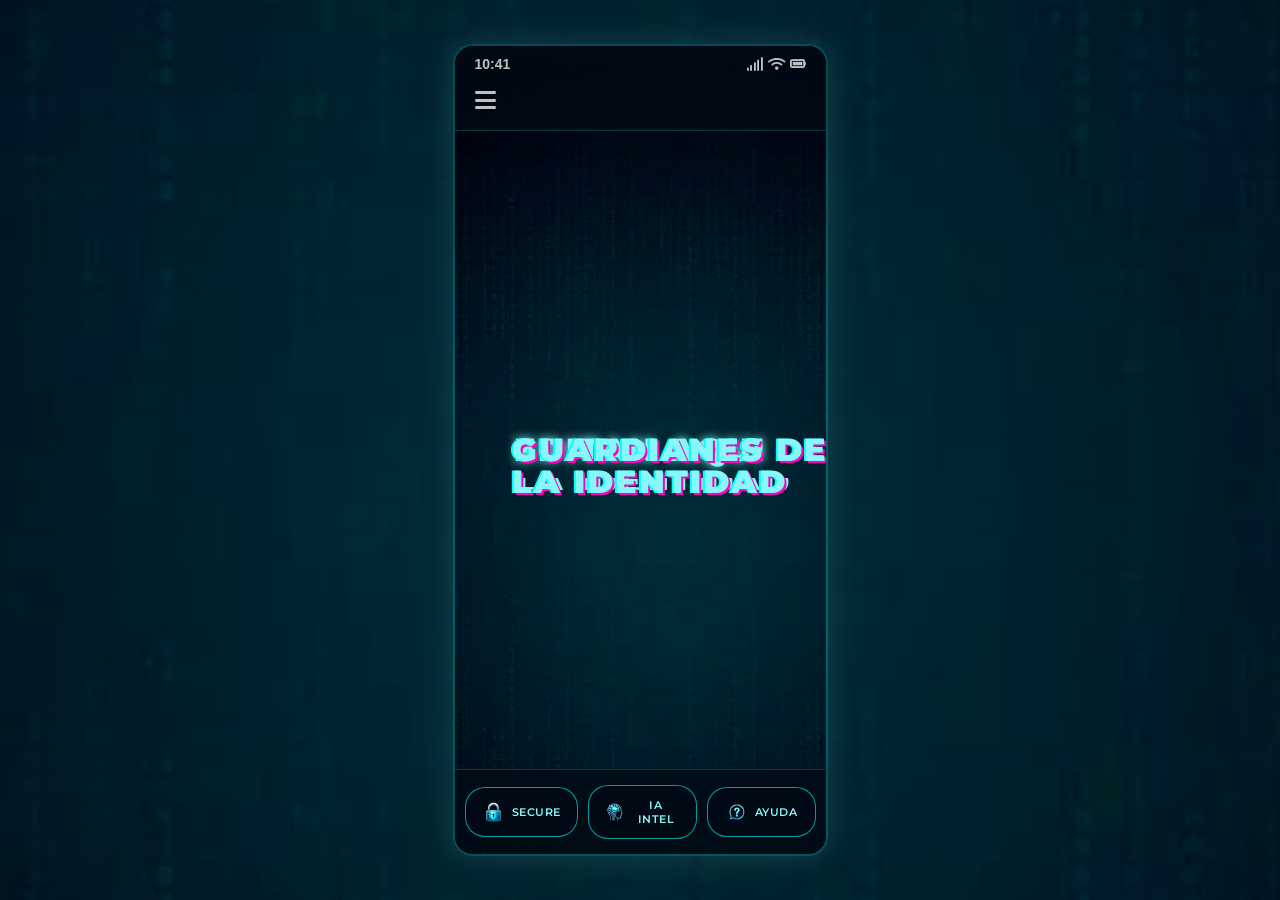
<file: pagina 4.html>
<!DOCTYPE html>
<html lang="es">
<head>
    <meta charset="UTF-8">
    <meta name="viewport" content="width=device-width, initial-scale=1.0">
    <title>Guardianes de la Identidad - Sistema de Ciberseguridad</title>
    
    <!-- Google Fonts: Orbitron (estilo glitch/técnico) y Montserrat (limpio) -->
    <link rel="preconnect" href="https://fonts.googleapis.com">
    <link rel="preconnect" href="https://fonts.gstatic.com" crossorigin>
    <link href="https://fonts.googleapis.com/css2?family=Orbitron:wght@400;700;900&family=Montserrat:wght@300;400;600;700&display=swap" rel="stylesheet">
    
    <!-- FontAwesome CDN para iconos -->
    <link rel="stylesheet" href="https://cdnjs.cloudflare.com/ajax/libs/font-awesome/6.4.0/css/all.min.css">
    
    <!-- Hoja de estilos externa -->
    <link rel="stylesheet" href="css/styles.css">
</head>
<body>
    <div class="container">
        <!-- =============== HEADER =============== -->
        <header class="header">
            <div class="status-bar">
                <div class="time">10:41</div>
                <div class="status-icon">
                    <i class="fas fa-signal"></i>
                    <i class="fas fa-wifi"></i>
                    <i class="fas fa-battery-full"></i>
                </div>
            </div>
            <button class="hamburger-btn" id="hamburger-btn">
                <i class="fas fa-bars"></i>
            </button>
        </header>

        <!-- =============== MAIN CONTENT =============== -->
        <main class="main-content">
            <!-- Título Principal -->
            <h1 class="main-title">
                EDITAN AQUI
            </h1>
        </main>

        <!-- =============== FOOTER =============== -->
        <footer class="footer">
            <!-- Botón SECURE -->
            <button class="footer-button" id="secure-btn">
                <img src="src/img_p1/CANDADO.png" alt="Seguro" class="footer-button-icon">
                <span>SECURE</span>
            </button>

            <!-- Botón IA INTEL -->
            <button class="footer-button" id="ia-btn">
                <img src="src/img_p1/IA ICONO.png" alt="IA" class="footer-button-icon">
                <span>IA INTEL</span>
            </button>

            <!-- Botón AYUDA -->
            <button class="footer-button" id="help-btn">
                <img src="src/img_p1/AYUDA.png" alt="Ayuda" class="footer-button-icon">
                <span>AYUDA</span>
            </button>
        </footer>
    </div>

    <!-- =============== JAVASCRIPT =============== -->
    <script src="js/script.js"></script>
</body>
</html>
</file>
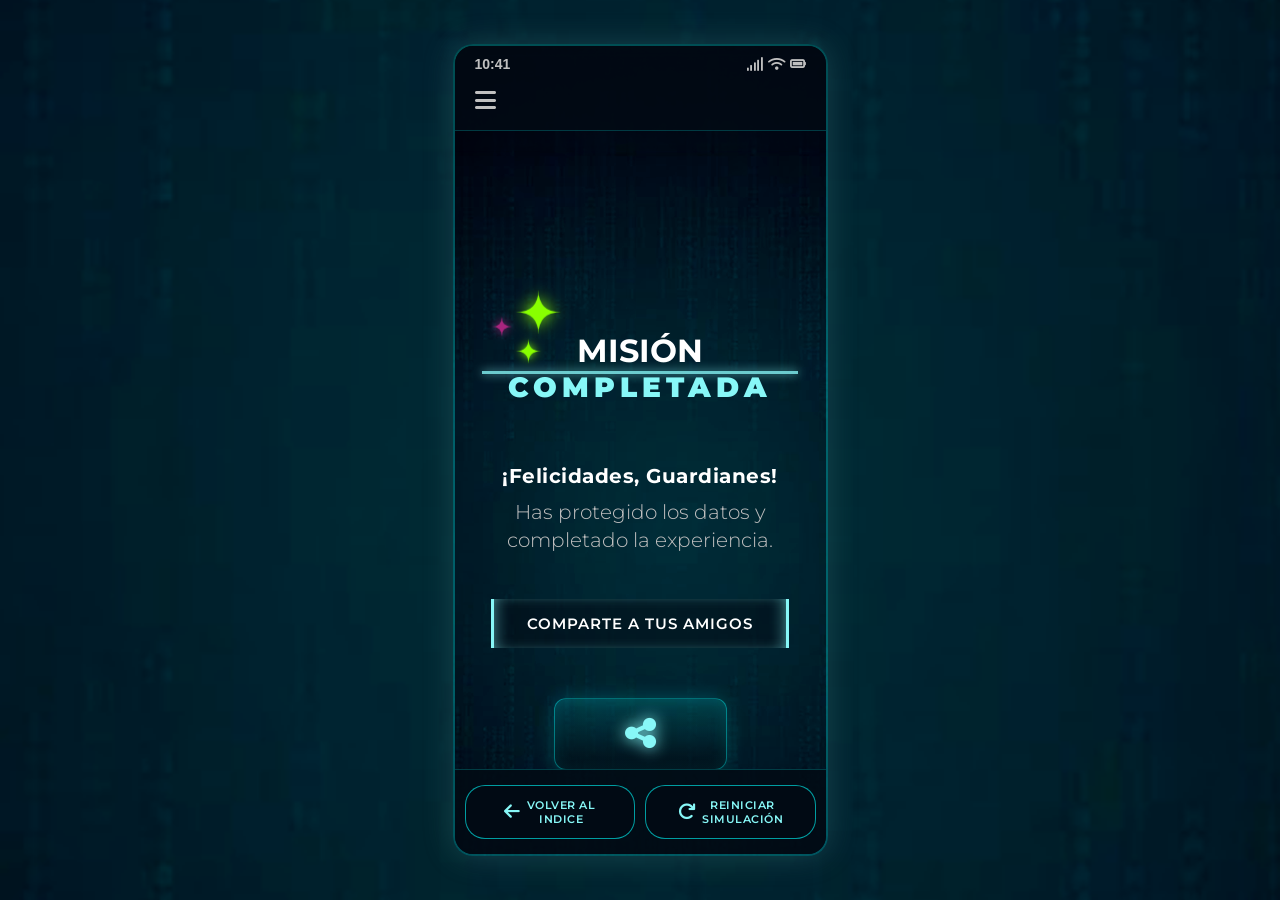
<file: pagina 5.html>
<!DOCTYPE html>
<html lang="es">

<head>
    <meta charset="UTF-8">
    <meta name="viewport" content="width=device-width, initial-scale=1.0">
    <title>Guardianes de la Identidad - Sistema de Ciberseguridad</title>

    <!-- Google Fonts: Orbitron (estilo glitch/técnico) y Montserrat (limpio) -->
    <link rel="preconnect" href="https://fonts.googleapis.com">
    <link rel="preconnect" href="https://fonts.gstatic.com" crossorigin>
    <link
        href="https://fonts.googleapis.com/css2?family=Orbitron:wght@400;700;900&family=Montserrat:wght@300;400;600;700&display=swap"
        rel="stylesheet">

    <!-- FontAwesome CDN para iconos -->
    <link rel="stylesheet" href="https://cdnjs.cloudflare.com/ajax/libs/font-awesome/6.4.0/css/all.min.css">

    <!-- Hoja de estilos externa -->
    <link rel="stylesheet" href="css/styles.css">
</head>

<body>
    <div class="container">
        <!-- =============== HEADER =============== -->
        <header class="header">
            <div class="status-bar">
                <div class="time">10:41</div>
                <div class="status-icon">
                    <i class="fas fa-signal"></i>
                    <i class="fas fa-wifi"></i>
                    <i class="fas fa-battery-full"></i>
                </div>
            </div>
            <button class="hamburger-btn" id="hamburger-btn">
                <i class="fas fa-bars"></i>
            </button>
        </header>

        <!-- =============== MAIN CONTENT =============== -->
        <main class="main-content">
            <div class="mission-wrapper">
                <div class="decorations-container">
                    <svg class="decor-star decor-star-green-lg" viewBox="0 0 100 100"
                        xmlns="http://www.w3.org/2000/svg">
                        <path d="M50 0 Q50 50 100 50 Q50 50 50 100 Q50 50 0 50 Q50 50 50 0 Z" fill="#88ff00" />
                    </svg>
                    <svg class="decor-star decor-star-green-sm" viewBox="0 0 100 100"
                        xmlns="http://www.w3.org/2000/svg">
                        <path d="M50 0 Q50 50 100 50 Q50 50 50 100 Q50 50 0 50 Q50 50 50 0 Z" fill="#88ff00" />
                    </svg>
                    <svg class="decor-star decor-star-purple" viewBox="0 0 100 100" xmlns="http://www.w3.org/2000/svg">
                        <path d="M50 0 Q50 50 100 50 Q50 50 50 100 Q50 50 0 50 Q50 50 50 0 Z" fill="#a9257e" />
                    </svg>

                </div>

                <div class="mission-header-graphic">
                    <h1 class="mission-title">MISIÓN</h1>
                    <h2 class="mission-subtitle">COMPLETADA</h2>
                    <div class="glitch-line"></div>
                </div>

                <div class="mission-text-box">
                    <h3>¡Felicidades, Guardianes!</h3>
                    <p>Has protegido los datos y<br>completado la experiencia.</p>
                </div>

                <div class="mission-action-buttons">
                    <button id="btn-share-text" class="btn-bracket-style2">COMPARTE A TUS AMIGOS</button>

                    <button id="btn-share-icon" class="btn-glow-box">
                        <i class="fas fa-share-nodes"></i>
                    </button>
                </div>


            </div>
        </main>

        <!-- =============== FOOTER =============== -->
        <footer class="footer">
            <!-- Botón VOLVER -->
            <button class="footer-button" id="btn-back-index">
                <i class="fas fa-arrow-left"></i>
                <span>VOLVER AL <br> INDICE</span>
            </button>


            <!-- Botón REINICIAR -->
            <button class="footer-button" id="btn-restart">
                <i class="fas fa-redo"></i>
                <span>REINICIAR <br>SIMULACIÓN </span>
            </button>
        </footer>
    </div>

    <!-- =============== JAVASCRIPT =============== -->
    <script src="js/btn_final.js"></script>
</body>

</html>
</file>
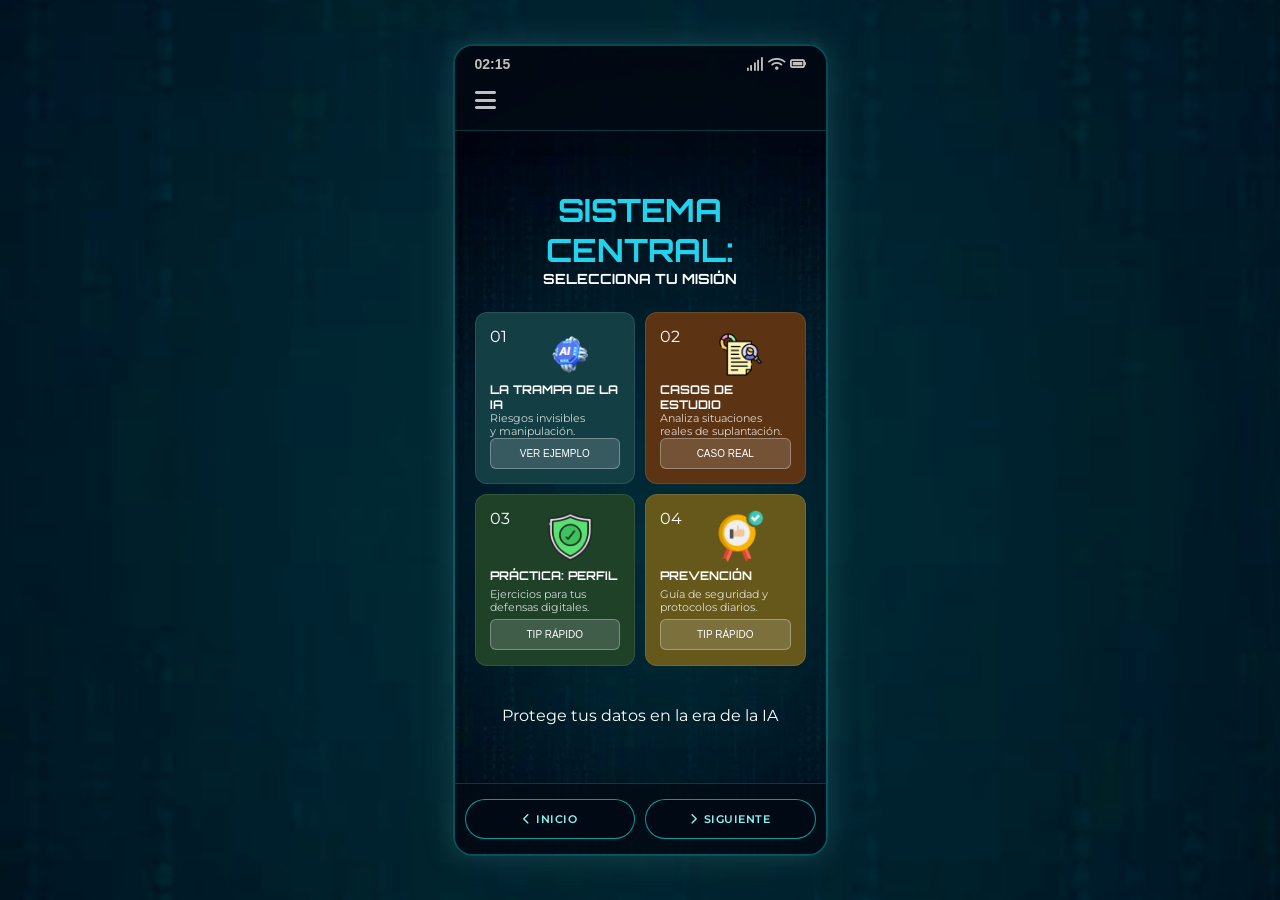
<file: pagina2.html>
<!DOCTYPE html>
<html lang="es">
<head>
    <meta charset="UTF-8">
    <meta name="viewport" content="width=device-width, initial-scale=1.0">
    <title>Guardianes de la Identidad - Sistema de Ciberseguridad</title>
    
    <!-- Google Fonts: Orbitron (estilo glitch/técnico) y Montserrat (limpio) -->
    <link rel="preconnect" href="https://fonts.googleapis.com">
    <link rel="preconnect" href="https://fonts.gstatic.com" crossorigin>
    <link href="https://fonts.googleapis.com/css2?family=Orbitron:wght@400;700;900&family=Montserrat:wght@300;400;600;700&display=swap" rel="stylesheet">
    <link href="https://fonts.googleapis.com/css2?family=Montserrat:ital,wght@0,100..900;1,100..900&display=swap" rel="stylesheet">

    <!-- FontAwesome CDN para iconos -->
    <link rel="stylesheet" href="https://cdnjs.cloudflare.com/ajax/libs/font-awesome/6.4.0/css/all.min.css">
    
    <!-- Hoja de estilos externa -->
    <link rel="stylesheet" href="css/styles.css">
</head> <body>
    <div class="container">
        <header class="header">
            <div class="status-bar">
                <div class="time">10:41</div>
                <div class="status-icon">
                    <i class="fas fa-signal"></i> <i class="fas fa-wifi"></i> <i class="fas fa-battery-full"></i>
                </div>
            </div>
            <button class="hamburger-btn"><i class="fas fa-bars"></i></button>
        </header>

        <main class="main-content">
            <h1 class="title-p2">SISTEMA CENTRAL:<br><span>SELECCIONA TU MISIÓN</span></h1>

            <div class="mission-grid">
                <div class="mission-card card-teal">
                    <div class="card-header"><span class="card-number">01</span><img src="src/img_p2/imgIA1.png" class="card-icon"></div>
                    <h3>LA TRAMPA DE LA IA</h3>
                    <p>Riesgos invisibles <br> y manipulación.</p>
                    <button class="action-btn" onclick="openModal('modal-1')">VER EJEMPLO</button>
                </div>

                <div class="mission-card card-orange">
                    <div class="card-header"><span class="card-number">02</span><img src="src/img_p2/imgCasos2.png" class="card-icon"></div>
                    <h3>CASOS DE ESTUDIO</h3>
                    <p>Analiza situaciones reales de suplantación.</p>
                    <button class="action-btn" onclick="openModal('modal-2')">CASO REAL</button>
                </div>

                <div class="mission-card card-green">
                    <div class="card-header"><span class="card-number">03</span><img src="src/img_p2/imgPractica3.png" class="card-icon"></div>
                    <h3>PRÁCTICA: PERFIL</h3>
                    <p>Ejercicios para tus defensas digitales.</p>
                    <button class="action-btn" onclick="openModal('modal-3')">TIP RÁPIDO</button>
                </div>

                <div class="mission-card card-yellow">
                    <div class="card-header"><span class="card-number">04</span><img src="src/img_p2/imgPrevencion4.png" class="card-icon"></div>
                    <h3>PREVENCIÓN</h3>
                    <p>Guía de seguridad y protocolos diarios.</p>
                    <button class="action-btn" onclick="openModal('modal-4')">TIP RÁPIDO</button>
                </div>
            </div>

            <p class="tagline">Protege tus datos en la era de la IA</p>

        </main>

        <footer class="footer">
            <button class="footer-button" onclick="location.href='index.html'">
                
                <span class="fas fa-chevron-left"> </span> <span>INICIO</span>
            </button>
            <button class="footer-button" onclick="location.href='pagina3.html'">
                <span class="fas fa-chevron-right"></span><span>SIGUIENTE</span>
            </button>
        </footer>



        <div id="modal-overlay" class="modal-overlay">
            <div id="modal-1" class="modal-content">
                <button class="close-modal" onclick="closeModal()"><img src="src/img_p2/iconoCerrar.png"></button>
                <img src="src/img_p2/imgPop1.png" class="pop-icon">
                <h2 class="pop-title-blue">¿TE HA PASADO?</h2>
                <p class="pop-text">A veces confiamos en la IA sin pensar. Puede parecer útil... pero también puede manipular información.</p>
                <div class="pop-banner banner-blue" >NO TODO LO QUE VES ES VERDAD</div>
            </div>

            <div id="modal-2" class="modal-content">
                <button class="close-modal" onclick="closeModal()"><img src="src/img_p2/iconoCerrar.png"></button>
                <img src="src/img_p2/imgPop2.png" class="pop-icon">
                <h2 class="pop-title-orange">CASO REAL</h2>
                <p class="pop-text">Un usuario compartió su correo en un chatbot... días después recibió mensajes falsos.</p>
                <div class="pop-banner banner-orange">TODO EMPEZÓ CON UN PEQUEÑO DATO</div>
            </div>

            <div id="modal-3" class="modal-content">
                <button class="close-modal" onclick="closeModal()"><img src="src/img_p2/iconoCerrar.png"></button>
                <img src="src/img_p2/imgPop3.png" class="pop-icon">
                <h2 class="pop-title-green">TIP RÁPIDO</h2>
                <p class="pop-text">Activa la verificación en dos pasos y revisa quién tiene acceso a tu cuenta.</p>
                <div class="pop-banner banner-green">TU SEGURIDAD DEPENDE DE TI</div>
            </div>

            <div id="modal-4" class="modal-content">
                <button class="close-modal" onclick="closeModal()"><img src="src/img_p2/iconoCerrar.png"></button>
                <img src="src/img_p2/imgPop4.png" class="pop-icon">
                <h2 class="pop-title-yellow">ANTES DE COMPARTIR</h2>
                <p class="pop-text">¿Es necesario? ¿Es seguro? ¿Confío en esta plataforma?</p>
                <div class="pop-banner banner-yellow">SI DUDAS, NO LO HAGAS</div>
            </div>
        </div>
    </div>
    <script src="js/script.js"></script>
    <script src="js/clock.js"></script>
</body>
</html>
</file>
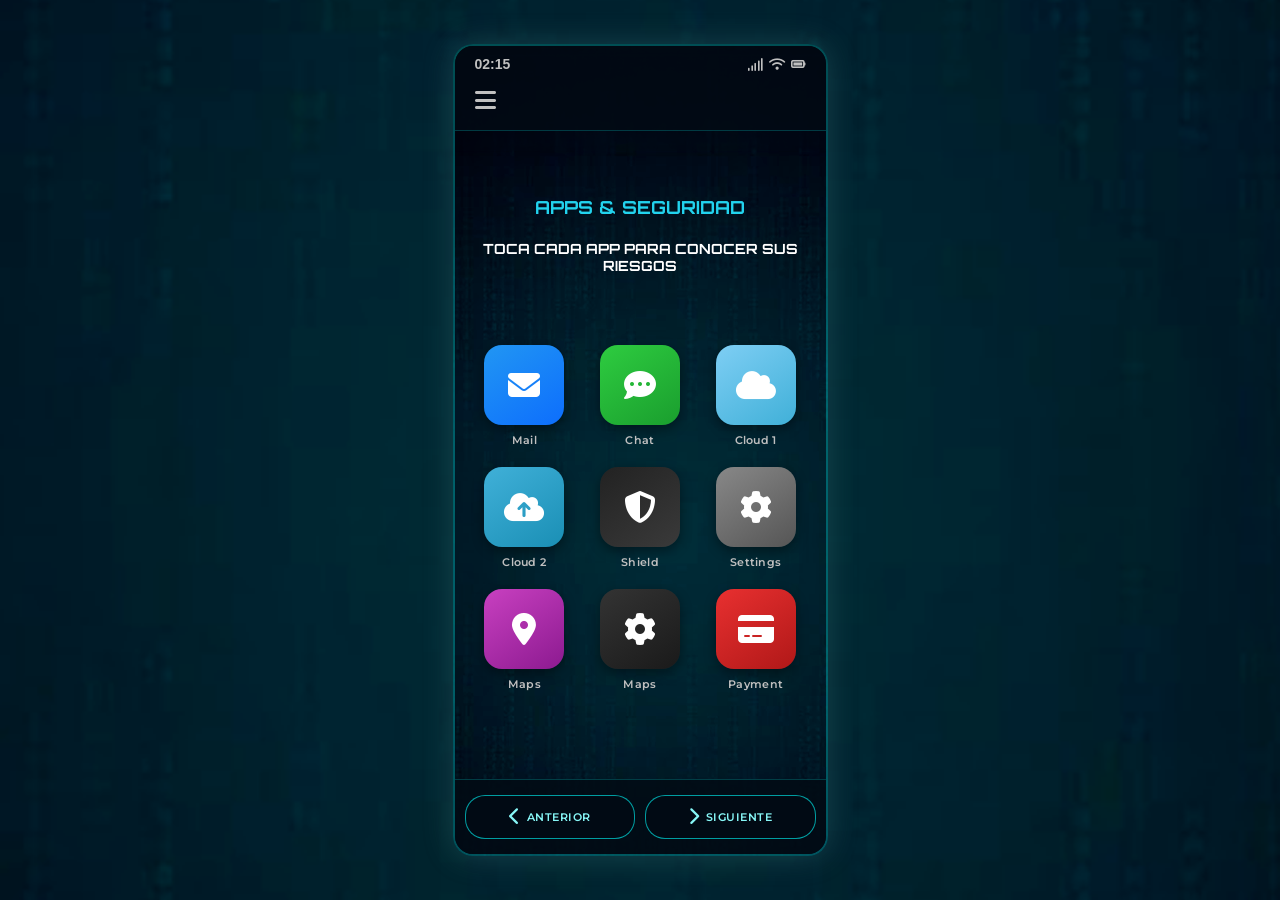
<file: pagina3.html>
<!DOCTYPE html>
<html lang="es">
<head>
    <meta charset="UTF-8">
    <meta name="viewport" content="width=device-width, initial-scale=1.0">
    <title>Guardianes de la Identidad - Página 3</title>

    <link rel="preconnect" href="https://fonts.googleapis.com">
    <link rel="preconnect" href="https://fonts.gstatic.com" crossorigin>
    <link href="https://fonts.googleapis.com/css2?family=Orbitron:wght@400;700;900&family=Montserrat:wght@300;400;600;700&display=swap" rel="stylesheet">
    <link rel="stylesheet" href="https://cdnjs.cloudflare.com/ajax/libs/font-awesome/6.4.0/css/all.min.css">

    <!-- CSS global del proyecto -->
    <link rel="stylesheet" href="css/styles.css">
</head>
<body>

<div class="container">

    <!-- =============== HEADER =============== -->
    <header class="header">
        <div class="status-bar">
            <div class="time" id="p3-clock">9:41</div>
            <div class="status-icons">
                <i class="fas fa-signal"></i>
                <i class="fas fa-wifi"></i>
                <i class="fas fa-battery-full"></i>
            </div>
        </div>
        <button class="hamburger-btn" id="p3-hambtn">
            <i class="fas fa-bars"></i>
        </button>
    </header>

    <!-- =============== MAIN CONTENT =============== -->
    <main class="main-content" style="justify-content:flex-start; padding:20px; gap:16px; align-items:stretch;">

        <!-- Título igual al estilo del proyecto -->
        <h1 class="title-p2" style="font-size:18px; margin: 45px 0;">
            APPS & SEGURIDAD<br> <br>
            <span>Toca cada app para conocer sus riesgos</span>
        </h1>

        <!-- Grid de apps -->
        <div class="p3-grid">

            <div class="p3-app" data-key="mail">
                <div class="p3-icon p3-mail"><i class="fas fa-envelope"></i></div>
                <span class="p3-label">Mail</span>
            </div>

            <div class="p3-app" data-key="chat">
                <div class="p3-icon p3-chat"><i class="fas fa-comment-dots"></i></div>
                <span class="p3-label">Chat</span>
            </div>

            <div class="p3-app" data-key="cloud1">
                <div class="p3-icon p3-cloud1"><i class="fas fa-cloud"></i></div>
                <span class="p3-label">Cloud 1</span>
            </div>

            <div class="p3-app" data-key="cloud2">
                <div class="p3-icon p3-cloud2"><i class="fas fa-cloud-upload-alt"></i></div>
                <span class="p3-label">Cloud 2</span>
            </div>

            <div class="p3-app" data-key="shield">
                <div class="p3-icon p3-shield"><i class="fas fa-shield-alt"></i></div>
                <span class="p3-label">Shield</span>
            </div>

            <div class="p3-app" data-key="settings">
                <div class="p3-icon p3-settings"><i class="fas fa-cog"></i></div>
                <span class="p3-label">Settings</span>
            </div>

            <div class="p3-app" data-key="maps1">
                <div class="p3-icon p3-maps1"><i class="fas fa-map-marker-alt"></i></div>
                <span class="p3-label">Maps</span>
            </div>

            <div class="p3-app" data-key="maps2">
                <div class="p3-icon p3-maps2"><i class="fas fa-cog"></i></div>
                <span class="p3-label">Maps</span>
            </div>

            <div class="p3-app" data-key="payment">
                <div class="p3-icon p3-payment"><i class="fas fa-credit-card"></i></div>
                <span class="p3-label">Payment</span>
            </div>

        </div>
    </main>

    <!-- =============== FOOTER =============== -->
    <footer class="footer">
        <button class="footer-button" id="p3-ant">
            <i class="fas fa-chevron-left"></i>
            <span>ANTERIOR</span>
        </button>
        <button class="footer-button" id="p3-sig">
            <i class="fas fa-chevron-right"></i>
            <span>SIGUIENTE</span>
        </button>
    </footer>

</div>

<!-- =============== MODAL =============== -->
<div id="p3-overlay">
    <div id="p3-alertbox">
        <button id="p3-closebtn"><i class="fas fa-times"></i></button>
        <div id="p3-iconwrap"></div>
        <span id="p3-badge"></span>
        <h2 id="p3-title"></h2>
        <p id="p3-msg"></p>
        <button id="p3-cta"></button>
    </div>
</div>

<!-- Estilos exclusivos página 3 — usan clases únicas para no interferir -->
<style>
    /* Grid de apps */
    .p3-grid {
        display: grid;
        grid-template-columns: repeat(3, 1fr);
        gap: 20px 16px;
        width: 100%;
        padding: 10px 0;
    }

    .p3-app {
        display: flex;
        flex-direction: column;
        align-items: center;
        gap: 8px;
        cursor: pointer;
    }
    .p3-app:active .p3-icon { transform: scale(0.88); }
    .p3-app:hover .p3-icon  { box-shadow: 0 8px 20px rgba(0,0,0,0.5); transform: translateY(-2px); }

    .p3-icon {
        width: 80px;
        height: 80px;
        border-radius: 18px;
        display: flex;
        align-items: center;
        justify-content: center;
        font-size: 32px;
        color: #fff;
        box-shadow: 0 4px 12px rgba(0,0,0,0.4);
        transition: transform 0.15s, box-shadow 0.2s;
    }

    .p3-label {
        font-size: 11px;
        color: #c0c0c0;
        font-weight: 600;
        font-family: 'Montserrat', sans-serif;
        letter-spacing: 0.3px;
    }

    /* Colores de íconos */
    .p3-mail     { background: linear-gradient(145deg, #2196f3, #0d6efd); }
    .p3-chat     { background: linear-gradient(145deg, #2ecc40, #1a9e2e); }
    .p3-cloud1   { background: linear-gradient(145deg, #7ecef4, #40b0d8); }
    .p3-cloud2   { background: linear-gradient(145deg, #40b0d8, #1a8fb5); }
    .p3-shield   { background: linear-gradient(145deg, #222,    #3a3a3a); }
    .p3-settings { background: linear-gradient(145deg, #888,    #555);    }
    .p3-maps1    { background: linear-gradient(145deg, #c840c0, #8c1a90); }
    .p3-maps2    { background: linear-gradient(145deg, #333,    #1a1a1a); }
    .p3-payment  { background: linear-gradient(145deg, #e83030, #b01818); }

    /* Modal overlay */
    #p3-overlay {
        display: none;
        position: fixed;
        inset: 0;
        background: rgba(0,0,0,0.65);
        align-items: center;
        justify-content: center;
        z-index: 99999;
    }
    #p3-overlay.show { display: flex; }

    /* Alert box */
    #p3-alertbox {
        background: #fff;
        border-radius: 20px;
        padding: 28px 24px 22px;
        width: 300px;
        text-align: center;
        box-shadow: 0 20px 60px rgba(0,0,0,0.6);
        position: relative;
        animation: p3pop 0.2s ease;
    }
    @keyframes p3pop {
        from { transform: scale(0.82); opacity: 0; }
        to   { transform: scale(1);    opacity: 1; }
    }

    #p3-closebtn {
        position: absolute;
        top: -14px; right: -14px;
        width: 34px; height: 34px;
        border-radius: 50%;
        background: #fff;
        border: 2px solid #222;
        display: flex; align-items: center; justify-content: center;
        cursor: pointer;
        font-size: 13px; color: #222;
    }
    #p3-closebtn:hover { background: #f0f0f0; }

    #p3-iconwrap {
        width: 82px; height: 82px;
        border-radius: 50%;
        margin: 0 auto 14px;
        display: flex; align-items: center; justify-content: center;
        font-size: 36px;
    }

    #p3-badge {
        display: inline-block;
        padding: 4px 14px;
        border-radius: 20px;
        font-size: 10px; font-weight: 700;
        letter-spacing: 1.2px;
        text-transform: uppercase;
        margin-bottom: 12px;
        font-family: 'Montserrat', sans-serif;
    }
    .p3-balerta { background: #fde9b0; color: #b07800; }
    .p3-bcaso   { background: #fde0cc; color: #b04400; }
    .p3-btip    { background: #d4f0d4; color: #1a6a1a; }

    #p3-title {
        font-size: 16px; font-weight: 700;
        color: #111; margin-bottom: 10px; line-height: 1.35;
        font-family: 'Montserrat', sans-serif;
    }
    #p3-msg {
        font-size: 12.5px; color: #555;
        line-height: 1.65; margin-bottom: 20px;
        font-family: 'Montserrat', sans-serif;
    }
    #p3-cta {
        width: 100%; padding: 13px 10px;
        border: none; border-radius: 10px;
        font-family: 'Montserrat', sans-serif;
        font-size: 11px; font-weight: 700;
        letter-spacing: 1px; text-transform: uppercase;
        cursor: pointer; line-height: 1.5;
        transition: opacity 0.2s;
    }
    #p3-cta:hover { opacity: 0.88; }
    .p3-red    { background: #e02020; color: #fff; }
    .p3-orange { background: #f5a623; color: #fff; }
    .p3-green  { background: #2e7d32; color: #fff; }
</style>

<!-- =============== JAVASCRIPT =============== -->
<script>
var P3 = {
    mail:     { icon:'fas fa-envelope',        bg:'#ddeeff', color:'#1a6aaa', badge:'⚠ ALERTA',     bc:'p3-balerta', title:'El correo te puede traicionar',   msg:'El 90% de los ataques cibernéticos empiezan con un correo falso. Un clic en el lugar equivocado puede entregar tus datos sin que te des cuenta.',        cta:'NUNCA ABRAS<br>LINKS SOSPECHOSOS',       cc:'p3-red'    },
    chat:     { icon:'fas fa-comment-dots',     bg:'#e8f5e9', color:'#1a7a2a', badge:'📋 CASO REAL',  bc:'p3-bcaso',   title:'Tus chats no son privados',        msg:'Una estudiante compartió su número en un chat grupal. Días después recibió mensajes de extraños haciéndose pasar por su colegio.',                    cta:'TODO EMPEZÓ<br>CON UN MENSAJE',          cc:'p3-orange' },
    cloud1:   { icon:'fas fa-cloud',            bg:'#ddeeff', color:'#1a7aaa', badge:'⚠ ALERTA',     bc:'p3-balerta', title:'Tu nube puede tener filtraciones', msg:'Si usas la misma contraseña en varias apps, un hacker puede acceder a todos tus archivos en la nube de una sola vez.',                                  cta:'USA CONTRASEÑAS<br>ÚNICAS',              cc:'p3-red'    },
    cloud2:   { icon:'fas fa-cloud-upload-alt', bg:'#ddeeff', color:'#1a7aaa', badge:'⚠ ALERTA',     bc:'p3-balerta', title:'Permisos que no notaste',          msg:'¿Le diste acceso a tus fotos, contactos y micrófono sin leer? Muchas apps guardan esa información aunque no las estés usando.',                         cta:'REVISA TUS<br>PERMISOS HOY',             cc:'p3-orange' },
    shield:   { icon:'fas fa-shield-alt',       bg:'#e8f5e9', color:'#1a6a1a', badge:'💡 TIP RÁPIDO', bc:'p3-btip',    title:'Activa tu escudo digital',         msg:'La verificación en dos pasos bloquea el 99% de los accesos no autorizados. Incluso si alguien roba tu contraseña, no podrá entrar.',                  cta:'ACTÍVALA EN TUS<br>APPS AHORA',          cc:'p3-green'  },
    settings: { icon:'fas fa-cog',              bg:'#e0e0e0', color:'#444444', badge:'💡 TIP RÁPIDO', bc:'p3-btip',    title:'Configurar es protegerte',         msg:'Las apps actualizadas corrigen vulnerabilidades. Una app sin actualizar es como dejar la puerta de tu casa abierta de noche.',                          cta:'MANTÉN TUS APPS<br>ACTUALIZADAS',        cc:'p3-green'  },
    maps1:    { icon:'fas fa-map-marker-alt',   bg:'#ede8f5', color:'#6a1a8a', badge:'⚠ ALERTA',     bc:'p3-balerta', title:'Saben dónde estás',                msg:'Las apps de mapas pueden compartir tu ubicación en tiempo real con terceros. ¿Sabes quién tiene acceso a dónde estás ahora?',                         cta:'DESACTIVA LA<br>UBICACIÓN AL SALIR',     cc:'p3-red'    },
    maps2:    { icon:'fas fa-cog',              bg:'#e0e0e0', color:'#444444', badge:'📋 CASO REAL',  bc:'p3-bcaso',   title:'Una app que lo controlaba todo',   msg:"Un joven instaló una app de 'optimización'. Recopilaba sus contraseñas, fotos y mensajes en segundo plano sin que lo supiera.",                       cta:'INSTALA SOLO<br>APPS OFICIALES',         cc:'p3-orange' },
    payment:  { icon:'fas fa-credit-card',      bg:'#fde8e8', color:'#aa1a1a', badge:'⚠ ALERTA',     bc:'p3-balerta', title:'Tu tarjeta en riesgo',             msg:'Guardar datos bancarios en apps desconocidas es como prestarle tu tarjeta a un extraño. Un fallo de seguridad y pierdes tu dinero.',                    cta:'NUNCA GUARDES DATOS<br>EN APPS DUDOSAS', cc:'p3-red'    }
};

function p3Show(key) {
    var a = P3[key]; if (!a) return;
    var w = document.getElementById('p3-iconwrap');
    w.style.background = a.bg;
    w.innerHTML = '<i class="' + a.icon + '" style="color:' + a.color + ';font-size:36px;"></i>';
    var b = document.getElementById('p3-badge');
    b.textContent = a.badge;
    b.className = a.bc;
    b.setAttribute('id','p3-badge');
    document.getElementById('p3-title').textContent = a.title;
    document.getElementById('p3-msg').textContent = a.msg;
    var c = document.getElementById('p3-cta');
    c.innerHTML = a.cta;
    c.className = a.cc;
    c.setAttribute('id','p3-cta');
    document.getElementById('p3-overlay').classList.add('show');
}

function p3Close() {
    document.getElementById('p3-overlay').classList.remove('show');
}

document.addEventListener('DOMContentLoaded', function () {

    document.querySelectorAll('.p3-app').forEach(function(el) {
        el.addEventListener('click', function() {
            p3Show(this.getAttribute('data-key'));
        });
    });

    document.getElementById('p3-closebtn').addEventListener('click', p3Close);
    document.getElementById('p3-overlay').addEventListener('click', function(e) {
        if (e.target === this) p3Close();
    });

    var open = false;
    document.getElementById('p3-hambtn').addEventListener('click', function() {
        open = !open;
        this.querySelector('i').className = open ? 'fas fa-times' : 'fas fa-bars';
    });

    document.getElementById('p3-ant').addEventListener('click', function() {
        window.location.href = 'pagina2.html';
    });
    document.getElementById('p3-sig').addEventListener('click', function() {
        window.location.href = 'pagina4.html';
    });

    function tick() {
        var n = new Date();
        var el = document.getElementById('p3-clock');
        if (el) el.textContent = String(n.getHours()).padStart(2,'0') + ':' + String(n.getMinutes()).padStart(2,'0');
    }
    tick();
    setInterval(tick, 30000);
});
</script>
</body>
</html>
</file>
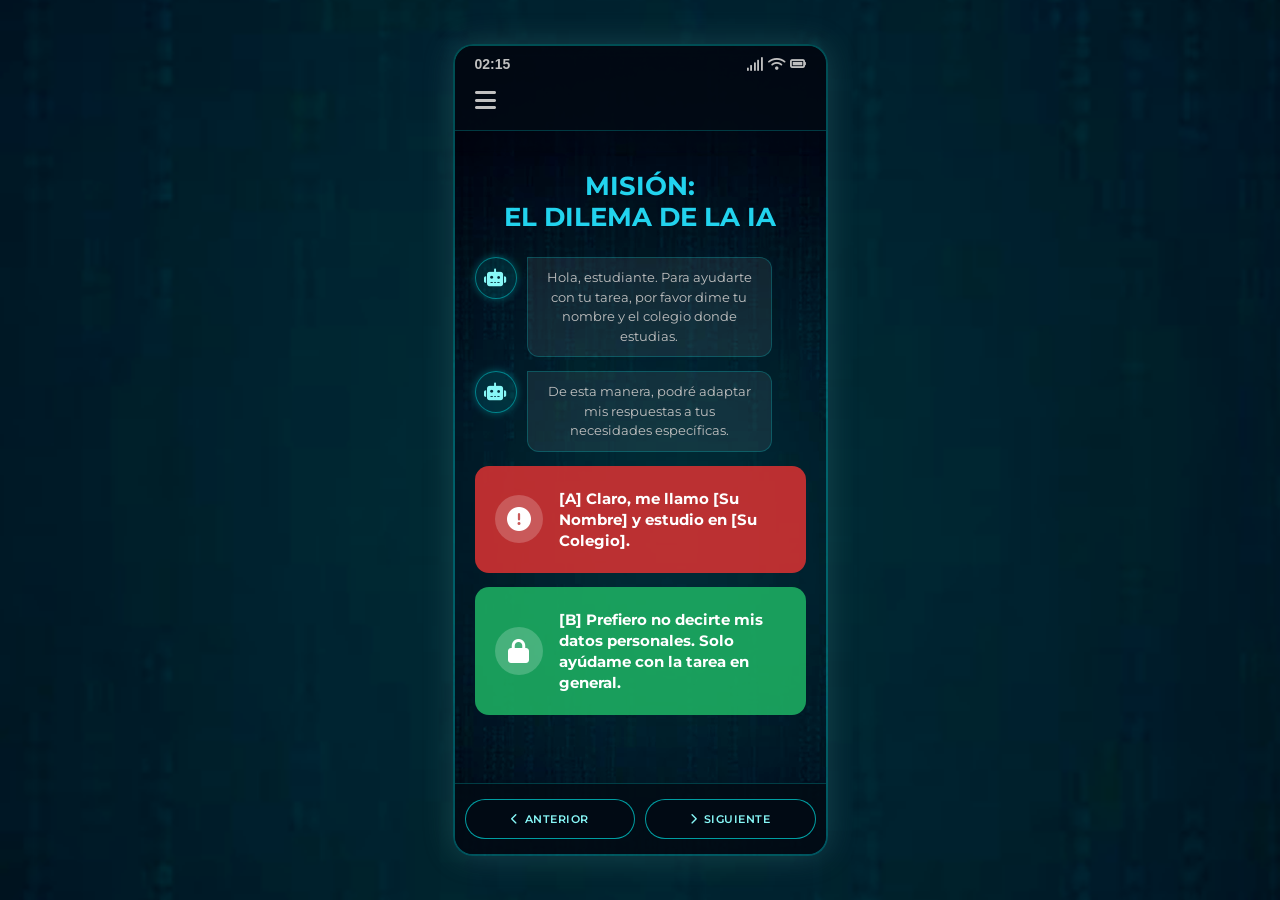
<file: pagina4.html>
<!DOCTYPE html>
<html lang="es">
<head>
    <meta charset="UTF-8">
    <meta name="viewport" content="width=device-width, initial-scale=1.0">
    <title>Guardianes de la Identidad - Sistema de Ciberseguridad</title>
    
     <!-- Google Fonts: Orbitron (estilo glitch/técnico) y Montserrat (limpio) -->
    <link rel="preconnect" href="https://fonts.googleapis.com">
    <link rel="preconnect" href="https://fonts.gstatic.com" crossorigin>
    <link href="https://fonts.googleapis.com/css2?family=Orbitron:wght@400;700;900&family=Montserrat:wght@300;400;600;700&display=swap" rel="stylesheet">
    
    <!-- FontAwesome CDN para iconos -->
    <link rel="stylesheet" href="https://cdnjs.cloudflare.com/ajax/libs/font-awesome/6.4.0/css/all.min.css">
     <!-- Hoja de estilos externa -->
    <link rel="stylesheet" href="css/styles.css">
</head>
<body>
    <div class="container">

        <!-- =============== HEADER =============== -->

        <header class="header">
            <div class="status-bar">
                <div class="time">10:41</div>
                <div class="status-icon">
                    <i class="fas fa-signal"></i>
                    <i class="fas fa-wifi"></i>
                    <i class="fas fa-battery-full"></i>
                </div>
            </div>
            <button class="hamburger-btn" id="hamburger-btn">
                <i class="fas fa-bars"></i>
            </button>
        </header>

        <!-- =============== MAIN CONTENT =============== -->

        <main class="main-content p4-main">

            <h1 class="p4-title">
                MISIÓN:<br>EL DILEMA DE LA IA
            </h1>

            <div class="p4-chat">

                <div class="p4-bubble p4-bubble--left">
                    <div class="p4-avatar">
                        <i class="fas fa-robot"></i>
                    </div>
                    <div class="p4-bubble-text">
                        Hola, estudiante. Para ayudarte con tu tarea, por favor dime tu nombre y el colegio donde estudias.
                    </div>
                </div>

                <div class="p4-bubble p4-bubble--left">
                    <div class="p4-avatar">
                        <i class="fas fa-robot"></i>
                    </div>
                    <div class="p4-bubble-text">
                        De esta manera, podré adaptar mis respuestas a tus necesidades específicas.
                    </div>
                </div>

                
                <button class="p4-option p4-option--red" id="btn-opcion-a" onclick="p4OpenModal('modal-p4-alerta')">
                    <div class="p4-option-icon">
                        <i class="fas fa-exclamation-circle"></i>
                    </div>
                    <span>[A] Claro, me llamo [Su Nombre] y estudio en [Su Colegio].</span>
                </button>

                
                <button class="p4-option p4-option--green" id="btn-opcion-b" onclick="p4OpenModal('modal-p4-seguro')">
                    <div class="p4-option-icon">
                        <i class="fas fa-lock"></i>
                    </div>
                    <span>[B] Prefiero no decirte mis datos personales. Solo ayúdame con la tarea en general.</span>
                </button>

            </div>

        </main>

        <!-- =============== FOOTER =============== -->

        <footer class="footer">
            <button class="footer-button" onclick="location.href='pagina3.html'">
                
                <span class="fas fa-chevron-left"> </span> <span>ANTERIOR</span>
            </button>
            <button class="footer-button" onclick="location.href='pagina5.html'">
                <span class="fas fa-chevron-right"></span><span>SIGUIENTE</span>
            </button>
        </footer>

        <div id="p4-overlay" class="p4-overlay">

            
            <div id="modal-p4-alerta" class="p4-modal">
                <button class="p4-modal-close" id="p4-close-alerta" onclick="p4CloseModal()">
                    <i class="fas fa-times"></i>
                </button>
                <div class="p4-modal-header p4-modal-header--red">
                    <i class="fas fa-triangle-exclamation"></i>
                    <h2>ALERTA DE SEGURIDAD</h2>
                    <i class="fas fa-triangle-exclamation"></i>
                </div>
                <p class="p4-modal-text">
                    ¡CUIDADO! Has compartido datos personales sensibles.
                </p>
                <button class="p4-modal-btn p4-modal-btn--red" id="p4-btn-reintentar" onclick="p4CloseModal()">
                    INTENTAR DE NUEVO
                </button>
            </div>

            
            <div id="modal-p4-seguro" class="p4-modal">
                <button class="p4-modal-close" id="p4-close-seguro" onclick="p4CloseModal()">
                    <i class="fas fa-times"></i>
                </button>
                <div class="p4-modal-header p4-modal-header--green">
                    <i class="fas fa-lock"></i>
                    <h2>ACCIÓN SEGURA</h2>
                    <i class="fas fa-lock"></i>
                </div>
                <p class="p4-modal-text">
                    ¡Muy bien! Has protegido tu información.
                </p>
                <button class="p4-modal-btn p4-modal-btn--green" id="p4-btn-continuar" onclick="p4CloseModal()">
                    CONTINUAR
                </button>
            </div>

        </div>

    </div>

    

    <!-- =============== JAVASCRIPT =============== -->
    <script src="js/script.js"></script>
    <script src="js/clock.js"></script>
</body>
</html>
</file>
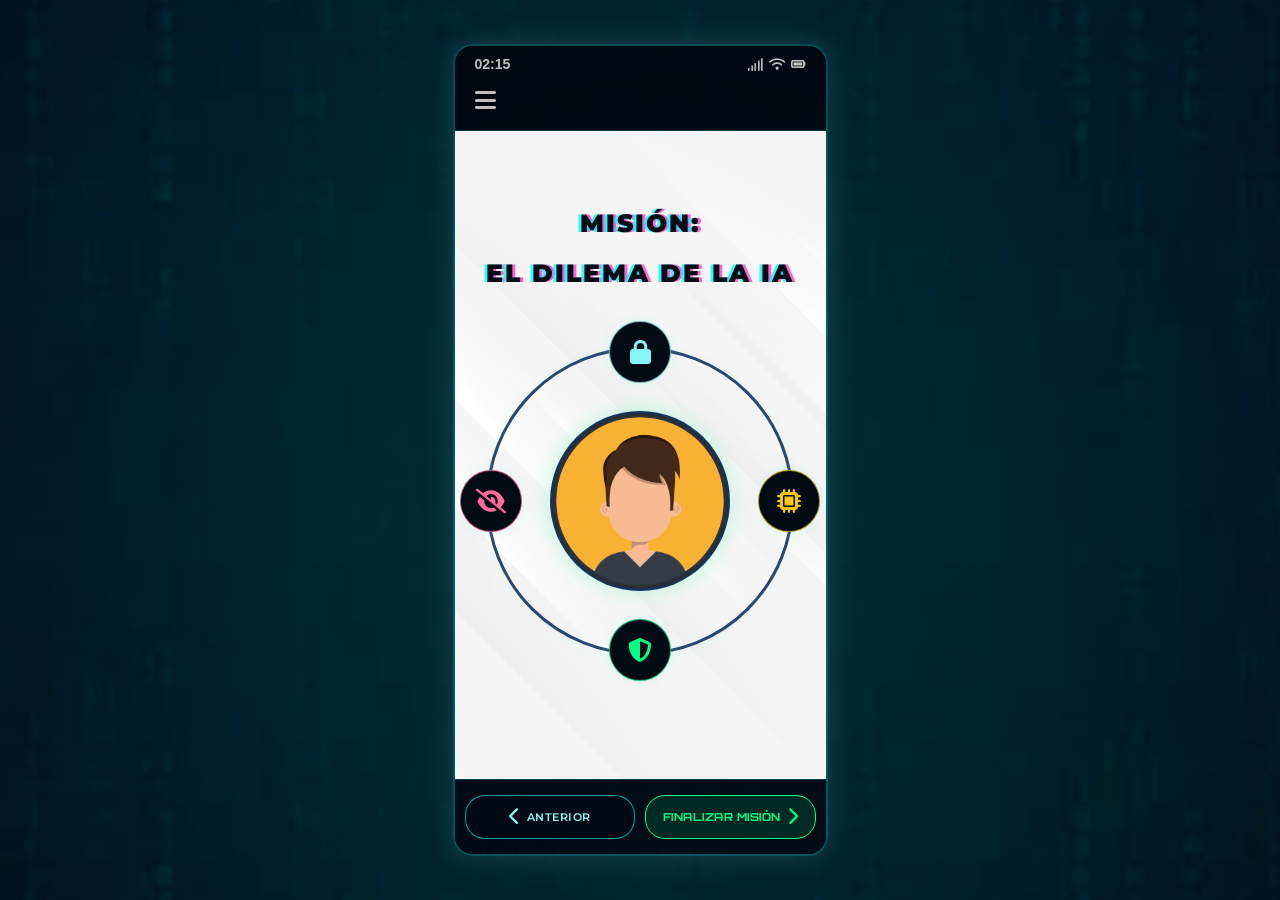
<file: pagina5.html>
<!DOCTYPE html>
<html lang="es">
<head>
    <meta charset="UTF-8">
    <meta name="viewport" content="width=device-width, initial-scale=1.0">
    <title>Misión: El Dilema de la IA</title>

    <!-- Mismas fuentes que la página principal -->
    <link rel="preconnect" href="https://fonts.googleapis.com">
    <link rel="preconnect" href="https://fonts.gstatic.com" crossorigin>
    <link href="https://fonts.googleapis.com/css2?family=Orbitron:wght@400;700;900&family=Montserrat:wght@300;400;600;700&display=swap" rel="stylesheet">

    <!-- FontAwesome CDN (mismos iconos) -->
    <link rel="stylesheet" href="https://cdnjs.cloudflare.com/ajax/libs/font-awesome/6.4.0/css/all.min.css">

    <!-- Hoja de estilos compartida del equipo -->
    <link rel="stylesheet" href="css/styles.css">
    <link rel="stylesheet" href="css/pagina5.css">
</head>
<body>
    <div class="container">

        <!-- =============== HEADER (igual al de index) =============== -->
        <header class="header">
            <div class="status-bar">
                <div class="time" id="clock"></div>
                <div class="status-icons">
                    <i class="fas fa-signal"></i>
                    <i class="fas fa-wifi"></i>
                    <i class="fas fa-battery-full"></i>
                </div>
            </div>
            <button class="hamburger-btn" id="hamburger-btn">
                <i class="fas fa-bars"></i>
            </button>
        </header>

        <!-- =============== MENÚ HAMBURGUESA (submenú deslizable) =============== -->
        <nav class="p5-nav-menu" id="p5NavMenu" aria-hidden="true">
            <button class="p5-nav-item" id="nav-inicio">
                <i class="fas fa-house"></i>
                <span>INICIO</span>
            </button>
            <button class="p5-nav-item" id="nav-reiniciar">
                <i class="fas fa-rotate-right"></i>
                <span>REINICIAR SIMULACIÓN</span>
            </button>
            <button class="p5-nav-item" id="nav-ayuda">
                <i class="fas fa-circle-question"></i>
                <span>AYUDA</span>
            </button>
        </nav>
        <!-- Fondo oscuro que cierra el menú al hacer clic fuera -->
        <div class="p5-nav-backdrop" id="p5NavBackdrop"></div>

        <!-- =============== MAIN CONTENT =============== -->
        <main class="main-content p5-main">

            <!-- Título de la misión -->
            <h1 class="mission-title2">MISIÓN:<br> <br> EL DILEMA DE LA IA <br> </h1>

            <!-- Zona radial: círculos + iconos + avatar -->
            <div class="p5-radial-zone">
                
                <div class="p5-ring p5-ring--orbit"></div>

               

                <!-- Icono CANDADO — arriba -->
                <button class="p5-icon-btn p5-icon-btn--top" data-tip="candado" aria-label="Tip candado">
                    <i class="fas fa-lock"></i>
                </button>

                <!-- Icono OJO TACHADO — izquierda -->
                <button class="p5-icon-btn p5-icon-btn--left" data-tip="ojo" aria-label="Tip privacidad visual">
                    <i class="fas fa-eye-slash"></i>
                </button>

                <!-- Icono CHIP — derecha -->
                <button class="p5-icon-btn p5-icon-btn--right p5-icon-btn--chip" data-tip="chip" aria-label="Tip chip IA">
                    <i class="fas fa-microchip"></i>
                </button>

                <!-- Icono ESCUDO — abajo -->
                <button class="p5-icon-btn p5-icon-btn--bottom p5-icon-btn--shield" data-tip="escudo" aria-label="Tip escudo ético">
                    <i class="fas fa-shield-halved"></i>
                </button>

                <!-- Imagen del usuario en el centro -->
                <div class="p5-user-center">
                    <img src="src/img_p5/Usuario.png" alt="Usuario" class="p5-user-img">
                </div>
            </div>

        </main>

        <!-- =============== FOOTER (estilo compañero) =============== -->
        <footer class="footer p5-footer">
            <button class="footer-button" id="btn-anterior">
                <i class="fas fa-chevron-left"></i>
                <span>ANTERIOR</span>
            </button>
            <button class="footer-button p5-btn-finalizar" id="btn-finalizar">
                <span>FINALIZAR MISIÓN</span>
                <i class="fas fa-chevron-right"></i>
            </button>
        </footer>

    </div>

    <!-- =============== MODAL / POP-UP =============== -->
    <div class="p5-overlay" id="p5Overlay" role="dialog" aria-modal="true" aria-labelledby="p5PopupTitle">
        <div class="p5-popup">
            <!-- Header del popup -->
            <div class="p5-popup-header">
                <span class="p5-popup-icon" id="p5PopupIcon"></span>
                <h2 class="p5-popup-title" id="p5PopupTitle"></h2>
                <button class="p5-close-btn" id="p5CloseBtn" aria-label="Cerrar">
                    <i class="fas fa-times-circle"></i>
                </button>
            </div>

            <!-- Texto principal -->
            <div class="p5-popup-body">
                <ul class="p5-popup-list" id="p5PopupList"></ul>
            </div>

            <!-- Alerta -->
            <div class="p5-popup-alert" id="p5PopupAlert">
                <i class="fas fa-triangle-exclamation"></i>
                <span id="p5AlertText"></span>
            </div>
        </div>
    </div>

    <!-- JS específico de la página 5 -->
    <script src="js/pagina5.js"></script>
</body>
</html>
</file>
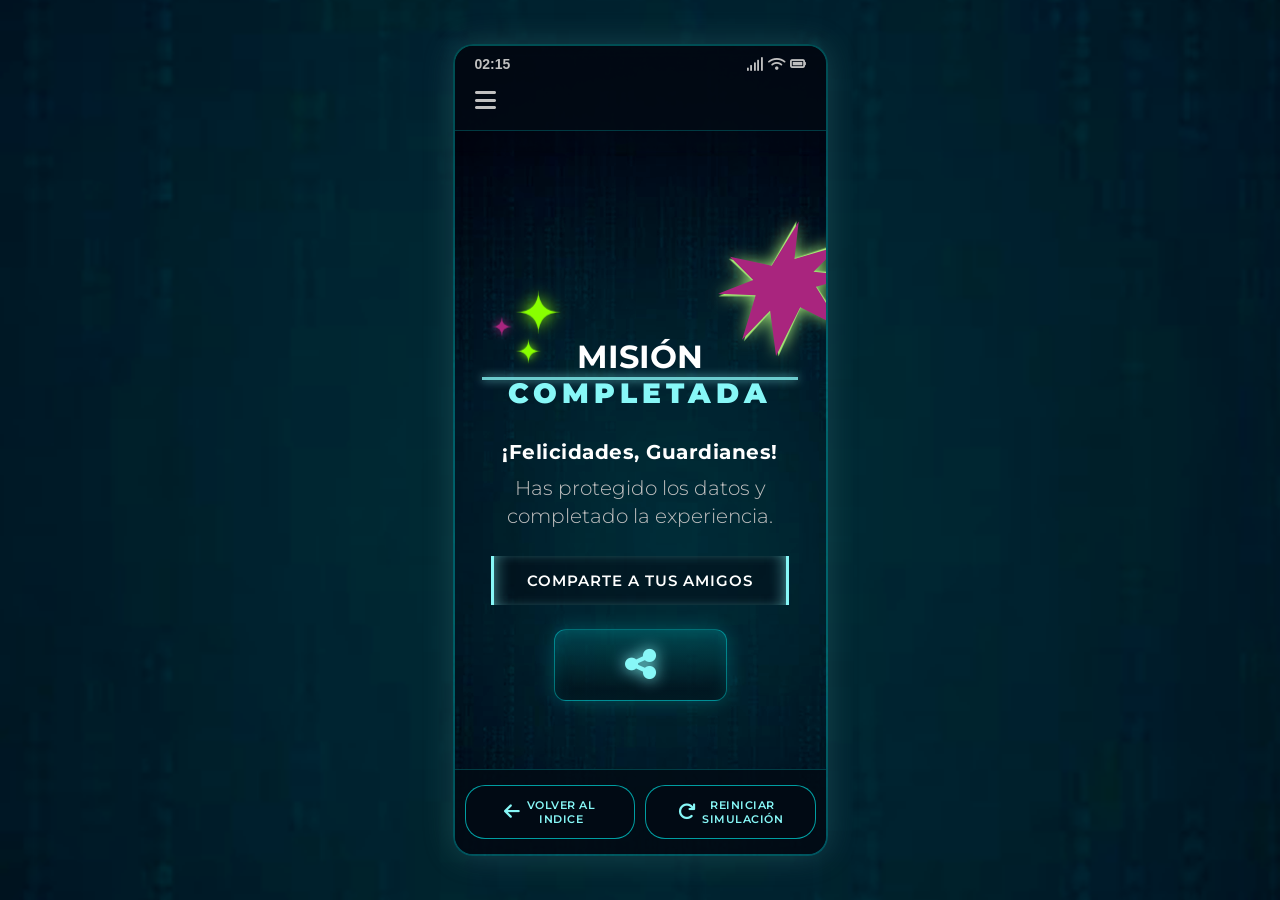
<file: pagina6.html>
<!DOCTYPE html>
<html lang="es">

<head>
    <meta charset="UTF-8">
    <meta name="viewport" content="width=device-width, initial-scale=1.0">
    <title>Guardianes de la Identidad - Sistema de Ciberseguridad</title>

    <!-- Google Fonts: Orbitron (estilo glitch/técnico) y Montserrat (limpio) -->
    <link rel="preconnect" href="https://fonts.googleapis.com">
    <link rel="preconnect" href="https://fonts.gstatic.com" crossorigin>
    <link
        href="https://fonts.googleapis.com/css2?family=Orbitron:wght@400;700;900&family=Montserrat:wght@300;400;600;700&display=swap"
        rel="stylesheet">

    <!-- FontAwesome CDN para iconos -->
    <link rel="stylesheet" href="https://cdnjs.cloudflare.com/ajax/libs/font-awesome/6.4.0/css/all.min.css">

    <!-- Hoja de estilos externa -->
    <link rel="stylesheet" href="css/styles.css">
</head>

<body>
    <div class="container">
        <!-- =============== HEADER =============== -->
        <header class="header">
            <div class="status-bar">
                <div class="time">10:41</div>
                <div class="status-icon">
                    <i class="fas fa-signal"></i>
                    <i class="fas fa-wifi"></i>
                    <i class="fas fa-battery-full"></i>
                </div>
            </div>
            <button class="hamburger-btn" id="hamburger-btn">
                <i class="fas fa-bars"></i>
            </button>
        </header>

        <!-- =============== MAIN CONTENT =============== -->
        <main class="main-content p6-main">
            <div class="mission-wrapper">
                <div class="decorations-container">
                    <svg class="decor-star decor-star-green-lg" viewBox="0 0 100 100"
                        xmlns="http://www.w3.org/2000/svg">
                        <path d="M50 0 Q50 50 100 50 Q50 50 50 100 Q50 50 0 50 Q50 50 50 0 Z" fill="#88ff00" />
                    </svg>
                    <svg class="decor-star decor-star-green-sm" viewBox="0 0 100 100"
                        xmlns="http://www.w3.org/2000/svg">
                        <path d="M50 0 Q50 50 100 50 Q50 50 50 100 Q50 50 0 50 Q50 50 50 0 Z" fill="#88ff00" />
                    </svg>
                    <svg class="decor-star decor-star-purple" viewBox="0 0 100 100" xmlns="http://www.w3.org/2000/svg">
                        <path d="M50 0 Q50 50 100 50 Q50 50 50 100 Q50 50 0 50 Q50 50 50 0 Z" fill="#a9257e" />
                    </svg>

                    <svg class="decor-star decor-burst-green" viewBox="0 0 100 100" xmlns="http://www.w3.org/2000/svg">
                        <polygon
                            points="40,5 48,30 75,12 62,40 95,55 65,60 85,78 55,70 55,95 45,72 30,88 35,60 5,43 30,45 20,15 38,32"
                            fill="#a5ea75" />
                    </svg>
                    <svg class="decor-star decor-burst-purple" viewBox="0 0 100 100" xmlns="http://www.w3.org/2000/svg">
                        <polygon
                            points="40,5 48,30 75,12 62,40 95,55 65,60 85,78 55,70 55,95 45,72 30,88 35,60 5,43 30,45 20,15 38,32"
                            fill="#a9257e" />
                    </svg>
                </div>

                <div class="mission-header-graphic">
                    <h1 class="mission-title">MISIÓN</h1>
                    <h2 class="mission-subtitle">COMPLETADA</h2>
                    <div class="glitch-line"></div>
                </div>

                <div class="mission-text-box">
                    <h3>¡Felicidades, Guardianes!</h3>
                    <p>Has protegido los datos y<br>completado la experiencia.</p>
                </div>

                <div class="mission-action-buttons">
                    <button id="btn-share-text" class="btn-bracket-style2">COMPARTE A TUS AMIGOS</button>

                    <button id="btn-share-icon" class="btn-glow-box">
                        <i class="fas fa-share-nodes"></i>
                    </button>
                </div>


            </div>
        </main>

        <!-- =============== FOOTER =============== -->
        <footer class="footer">
            <!-- Botón VOLVER -->
            <button class="footer-button" id="btn-back-index">
                <i class="fas fa-arrow-left"></i>
                <span>VOLVER AL <br> INDICE</span>
            </button>


            <!-- Botón REINICIAR -->
            <button class="footer-button" id="btn-restart">
                <i class="fas fa-redo"></i>
                <span>REINICIAR <br>SIMULACIÓN </span>
            </button>
        </footer>
    </div>

    <!-- =============== JAVASCRIPT =============== -->
    <script src="js/btn_final.js"></script>
    <script src="js/clock.js"></script>
</body>

</html>
</file>
<file: css/styles.css>
/* ════════════════════════════════════════════════════════════
   GUARDIANES DE LA IDENTIDAD — styles.css
   Tamaño unificado: 375 × 812 px en TODAS las páginas
   ════════════════════════════════════════════════════════════ */


/* ============================================================
   1. VARIABLES CSS — Colores y tipografías globales
   ============================================================ */
:root {
    --color-cyan-neon:   #87f7f7;
    --color-green-neon:  #00ff88;
    --color-blue-dark:   #020b14;
    --color-blue-darker: #010611;
    --color-white:       #ffffff;
    --color-gray-light:  #c0c0c0;
    --color-gray-medium: #808080;
    --font-glitch:     'Orbitron', sans-serif;
    --font-clean:      'Montserrat', sans-serif;
    --font-main-title: 'Montserrat', sans-serif;
    --font-tech: 'Orbitron', sans-serif;
    --font-main: 'Montserrat', sans-serif;
    --accent-blue: #6ec4d1;
    --bg-gradient: linear-gradient(180deg, #050a0f 0%, #0a1929 100%);
    --transition: 0.3s ease;
}


/* ============================================================
   2. RESET Y ESTILOS GLOBALES
   ============================================================ */
*, *::before, *::after {
    margin: 0;
    padding: 0;
    box-sizing: border-box;
}

body {
    font-family: var(--font-clean);
    background-image: url(../src/img_p1/FONDO.png);
    background-color: var(--color-blue-dark);
    background-size: cover;
    background-position: center;
    background-attachment: fixed;
    color: var(--color-white);
    overflow: hidden;
    display: flex;
    justify-content: center;
    align-items: center;
    min-height: 100vh;
}


/* ============================================================
   3. CONTENEDOR PRINCIPAL — 375 × 812 px (todas las páginas)
   ============================================================ */
.container {
    width: 375px;
    height: 812px;
    display: flex;
    flex-direction: column;
    position: relative;
    background-image: url('../src/img_p1/FONDO.png');
    box-shadow: 0 0 30px rgba(72, 143, 143, 0.3);
    overflow: hidden;
}

@media (min-width: 1200px) {
    body { background-size: cover; }
    .container {
        border: 2px solid rgba(0, 255, 255, 0.3);
        border-radius: 20px;
    }
}


/* ============================================================
   4. HEADER — Compartido por todas las páginas
   ============================================================ */
.header {
    background: rgba(2, 11, 20, 0.8);
    border-bottom: 1px solid rgba(0, 255, 255, 0.2);
    flex-shrink: 0;
    display: flex;
    flex-direction: column;
    padding: 10px 0;
}

.status-bar {
    display: flex;
    justify-content: space-between;
    align-items: center;
    padding: 0 20px 10px 20px;
    font-family: -apple-system, BlinkMacSystemFont, "Segoe UI", Roboto, sans-serif;
    font-size: 14px;
    font-weight: 600;
    color: var(--color-gray-light);
}

.status-icons {
    display: flex;
    gap: 6px;
    align-items: center;
    font-size: 13px;
}

.header-bottom {
    display: flex;
    justify-content: flex-start;
    align-items: center;
    padding: 0 20px;
}

.hamburger-btn {
    background: none;
    border: none;
    color: var(--color-gray-light);
    font-size: 24px;
    cursor: pointer;
    transition: color var(--transition);
    padding: 5px;
    align-self: flex-start;
    margin-left: 15px;
}
.hamburger-btn:hover {
    color: var(--color-cyan-neon);
    text-shadow: 0 0 10px var(--color-cyan-neon);
}


/* ============================================================
   5. MAIN CONTENT — Base compartida
   ============================================================ */
.main-content {
    flex: 1;
    display: flex;
    flex-direction: column;
    justify-content: center;
    align-items: center;
    padding: 30px 20px;
    text-align: center;
    gap: 25px;
    overflow-y: auto;
}

.main-content::-webkit-scrollbar       { width: 6px; }
.main-content::-webkit-scrollbar-track { background: rgba(0,255,255,0.1); }
.main-content::-webkit-scrollbar-thumb { background: var(--color-cyan-neon); border-radius: 3px; }
.main-content::-webkit-scrollbar-thumb:hover { background: var(--color-green-neon); }


/* ============================================================
   6. FOOTER — Compartido por todas las páginas
   ============================================================ */
.footer {
    display: flex;
    justify-content: space-evenly;
    align-items: center;
    padding: 15px 10px;
    background-color: rgba(2, 11, 20, 0.85);
    border-top: 1px solid rgba(0, 255, 255, 0.2);
    gap: 10px;
    flex-shrink: 0;
}

.footer-button {
    display: flex;
    flex-direction: row;
    align-items: center;
    justify-content: center;
    gap: 6px;
    padding: 12px 16px;
    background-color: rgba(2, 11, 20, 0.7);
    border: 1px solid rgba(0, 255, 255, 0.6);
    border-radius: 20px;
    color: var(--color-cyan-neon);
    font-family: var(--font-clean);
    font-size: 11px;
    font-weight: 600;
    text-transform: uppercase;
    cursor: pointer;
    transition: all var(--transition);
    letter-spacing: 0.5px;
    flex: 1;
}
.footer-button:hover {
    background-color: rgba(0, 255, 255, 0.1);
    border-color: var(--color-cyan-neon);
    box-shadow: 0 0 12px rgba(0, 255, 255, 0.5);
    transform: translateY(-2px);
}
.footer-button:active { transform: translateY(0); }
.footer-button i { font-size: 18px; }
.footer-button-icon { width: 24px; height: 24px; object-fit: contain; filter: brightness(1.2); }


/* ============================================================
   7. ANIMACIONES GLOBALES
   ============================================================ */
@keyframes pulse-glow {
    0%, 100% { box-shadow: 0 0 15px var(--color-cyan-neon); }
    50%       { box-shadow: 0 0 25px var(--color-cyan-neon); }
}
.pulse { animation: pulse-glow 2s ease-in-out infinite; }


/* ════════════════════════════════════════════════════════════
   PÁGINA 1 — GUARDIANES DE LA IDENTIDAD (Pantalla de Inicio)
   ════════════════════════════════════════════════════════════ */

.main-title {
    font-family: var(--font-main-title);
    font-size: 32px;
    font-weight: 900;
    color: var(--color-cyan-neon);
    text-transform: uppercase;
    line-height: 1;
    letter-spacing: 2px;
    position: relative;
    display: inline-block;
    text-shadow: 0 0 10px var(--color-cyan-neon);
}
.main-title::before,
.main-title::after {
    content: "GUARDIANES DE \A LA IDENTIDAD";
    position: absolute;
    top: 0; left: 0;
    width: 100%; height: 100%;
    background: transparent;
    white-space: pre;
}
.main-title::before {
    left: 2px;
    text-shadow: -2px 0 #ff00c1;
    clip: rect(44px, 450px, 56px, 0);
    animation: glitch-anim 5s infinite linear alternate-reverse;
}
.main-title::after {
    left: -2px;
    text-shadow: -2px 0 #00fff9, 2px 2px #ff00c1;
    animation: glitch-anim2 1s infinite linear alternate-reverse;
}
@keyframes glitch-anim {
    0%   { clip: rect(31px,9999px,94px,0); transform: skew(0.85deg); }
    5%   { clip: rect(70px,9999px,71px,0); transform: skew(0.1deg);  }
    10%  { clip: rect(29px,9999px,83px,0); transform: skew(0.5deg);  }
    15%  { clip: rect(16px,9999px,91px,0); transform: skew(0.2deg);  }
    20%  { clip: rect(2px, 9999px,23px,0); transform: skew(0.9deg);  }
    100% { clip: rect(67px,9999px,62px,0); transform: skew(0.1deg);  }
}
@keyframes glitch-anim2 {
    0%   { clip: rect(65px,9999px,100px,0); transform: skew(1deg);   }
    20%  { clip: rect(10px,9999px,30px, 0); transform: skew(0.5deg); }
    40%  { clip: rect(40px,9999px,50px, 0); transform: skew(1.5deg); }
    60%  { clip: rect(80px,9999px,90px, 0); transform: skew(0.2deg); }
    80%  { clip: rect(15px,9999px,25px, 0); transform: skew(0.8deg); }
    100% { clip: rect(50px,9999px,70px, 0); transform: skew(1deg);   }
}

.central-image {
    width: 40%; max-width: 150px; height: auto;
    object-fit: contain;
    filter: drop-shadow(0 0 15px var(--color-cyan-neon));
    transition: transform var(--transition), filter var(--transition);
}
.central-image:hover {
    transform: scale(1.05) rotateZ(2deg);
    filter: drop-shadow(0 0 25px var(--color-cyan-neon));
}

.subtitle {
    font-size: 20px;
    color: var(--color-gray-light);
    font-weight: 300;
    line-height: 1.5;
    letter-spacing: 0.5px;
    margin: 10px 0;
}

.primary-button {
    display: flex;
    align-items: center;
    justify-content: center;
    background-image: url('../src/img_p1/boton.png');
    background-size: 108% 130%;
    background-position: center;
    background-repeat: no-repeat;
    background-color: transparent;
    border: none; border-radius: 0;
    padding: 20px 40px;
    width: 100%; max-width: 320px; min-height: 80px;
    color: #aaffee;
    font-family: var(--font-glitch);
    font-size: 14px; font-weight: 700;
    text-transform: uppercase; letter-spacing: 2px;
    cursor: pointer;
    box-shadow: 0 0 15px rgba(0,255,128,0.4);
    transition: all var(--transition);
}
.primary-button:hover  { box-shadow: 0 0 25px rgba(0,255,128,0.7); transform: translateY(-2px); filter: brightness(1.2); }
.primary-button:active { transform: translateY(0); box-shadow: 0 0 15px rgba(0,255,128,0.4); filter: brightness(1); }
.button-icon { display: none; }
.button-text { flex: 1; text-align: center; text-shadow: 0 0 8px rgba(0,255,128,0.8); }

.index-info-overlay {
    position: fixed;
    inset: 0;
    background: rgba(0, 0, 0, 0.65);
    display: none;
    align-items: center;
    justify-content: center;
    z-index: 1200;
}

.index-info-overlay.active {
    display: flex;
}

.index-info-modal {
    width: 88%;
    max-width: 340px;
    background: linear-gradient(160deg, rgba(5, 20, 35, 0.98), rgba(2, 11, 20, 0.98));
    border: 1px solid rgba(0, 255, 255, 0.45);
    border-radius: 16px;
    padding: 18px 18px 16px;
    box-shadow: 0 0 25px rgba(0, 255, 255, 0.22);
    position: relative;
}

.index-info-head {
    display: grid;
    grid-template-columns: 28px 1fr 28px;
    align-items: center;
    column-gap: 10px;
    margin-bottom: 12px;
}

.index-info-icon {
    width: 24px;
    height: 24px;
    object-fit: contain;
    justify-self: start;
    filter: brightness(1.2);
}

.index-info-close {
    position: static;
    width: 28px;
    height: 28px;
    border-radius: 50%;
    border: 1px solid rgba(0, 255, 255, 0.5);
    background: rgba(0, 255, 255, 0.1);
    color: var(--color-cyan-neon);
    cursor: pointer;
    justify-self: end;
}

.index-info-title {
    font-family: var(--font-glitch);
    font-size: 16px;
    color: var(--color-cyan-neon);
    letter-spacing: 1px;
    text-transform: uppercase;
    margin-bottom: 0;
    text-align: center;
}

.index-info-text {
    font-family: var(--font-clean);
    font-size: 14px;
    line-height: 1.5;
    color: var(--color-white);
}


/* ════════════════════════════════════════════════════════════
   PÁGINA 2 — SISTEMA CENTRAL
   ════════════════════════════════════════════════════════════ */

.title-p2 {
    font-family: 'Orbitron', sans-serif;
    text-align: center; color: #22d3ee;
    margin: 0; text-transform: uppercase;
    position: relative; z-index: 10; animation: none;
}
.title-p2::before, .title-p2::after { content: none; display: none; }
.title-p2 span { font-size: 14px; color: white; display: block; }

.mission-grid { display: grid; grid-template-columns: 1fr 1fr; gap: 10px; margin-bottom: 15px; }
.mission-card {
    border-radius: 12px; padding: 14px; height: 172px;
    display: flex; flex-direction: column; justify-content: space-between;
    text-align: left; border: 1px solid rgba(255,255,255,0.1);
}
.card-teal   { background: #133e44; }
.card-orange { background: #5c3413; }
.card-green  { background: #1e4128; }
.card-yellow { background: #66581a; }
.card-header { display: flex; justify-content: space-between; }
.card-icon   { width: 100px; height: 55px; object-fit: contain; }
.mission-card h3 { font-size: 12px; font-family: var(--font-tech); }
.mission-card p  { font-size: 11px; opacity: 0.8; line-height: 1.2; }

.action-btn {
    background: rgba(255,255,255,0.15);
    border: 1px solid rgba(255,255,255,0.3);
    color: white; padding: 7%; border-radius: 6px;
    font-size: 10px; cursor: pointer; text-transform: uppercase;
}
.action-btn:hover {
    background: rgba(255,255,255,0.9); color: #000;
    box-shadow: 0 0 15px rgba(255,255,255,0.5);
    border-color: #fff; transform: translateY(-2px);
}

.neumorphic-nav { display: flex; justify-content: space-between; width: 100%; margin-top: auto; padding-bottom: 20px; }
.nav-btn {
    flex: 0 1 47%; height: 50px;
    background: rgba(10,20,30,0.7);
    border: 1px solid rgba(34,211,238,0.2);
    border-radius: 15px; color: white;
    font-family: var(--font-tech); font-size: 11px;
    cursor: pointer; transition: all 0.3s ease;
    display: flex; align-items: center; justify-content: center; gap: 8px;
}
.nav-btn:hover { background: var(--accent-blue); color: #fdf8f8; border-color: var(--accent-blue); box-shadow: 0 0 20px rgba(34,211,238,0.6); transform: translateY(-3px); }

.modal-overlay {
    position: absolute; top: 0; left: 0; width: 100%; height: 100%;
    background: rgba(0,0,0,0.85); display: none;
    justify-content: center; align-items: center; z-index: 1000;
}
.modal-content {
    background: white; width: 85%; border-radius: 20px; padding: 25px;
    position: relative; text-align: center; color: #333;
    display: flex; flex-direction: column; align-items: center;
}
.close-modal { position: absolute; top: 19px; right: 12px; background: none; border: none; cursor: pointer; }
.close-modal img { width: 35px; }
.close-modal:hover img { transform: scale(1.2); filter: brightness(1.2); }
.pop-icon  { width: 70px; margin-bottom: 10px; }
.pop-text  { font-size: 14px; color: #444; margin: 10px 0; line-height: 1.4; }
.pop-banner { padding: 14px; border-radius: 8px; color: white; font-weight: bold; font-size: 11px; margin-top: 20px; }
.banner-blue   { background: #2297ad; }
.banner-orange { background: #d97706; }
.banner-green  { background: #15803d; }
.banner-yellow { background: #a16207; }

.footer-p2 { height: 75px; display: flex; justify-content: space-around; align-items: center; background: rgba(0,0,0,0.6); border-top: 1px solid rgba(255,255,255,0.1); }
.footer-p2 .footer-button { background: none; border: none; color: white; flex-direction: column; gap: 4px; }
.footer-p2 .footer-button-icon { width: 22px; }
.footer-p2 .footer-button span { font-size: 9px; font-family: var(--font-tech); }


/* ════════════════════════════════════════════════════════════
   PÁGINA 3 — APPS & SEGURIDAD (Revista Digital)
   ════════════════════════════════════════════════════════════ */

body.pagina3 { background: #0d0f1a; }

.container.p3 {
    width: 375px !important; height: 812px !important;
    min-width: 375px !important; max-width: 375px !important;
    min-height: 812px !important; max-height: 812px !important;
    background: #c8cacc !important;
    background-image: none !important;
    border-radius: 40px !important;
    border: 3px solid #2a2d45 !important;
    box-shadow: 0 30px 80px rgba(0,0,0,0.7) !important;
}
.container.p3 .header {
    background: #c8cacc !important;
    border-bottom: none !important;
    padding: 0 !important;
}
.container.p3 .status-bar {
    padding: 14px 16px 4px !important;
    font-size: 10px !important; font-weight: 700 !important;
    color: #222 !important; background: #c8cacc !important; opacity: 1 !important;
}
.container.p3 .status-icons { gap: 5px !important; font-size: 10px !important; color: #222 !important; }
.container.p3 .nav-bar { display: flex !important; align-items: center !important; justify-content: space-between !important; padding: 4px 16px 8px !important; }
.container.p3 .hamburger-btn { color: #333 !important; font-size: 18px !important; width: auto !important; height: auto !important; padding: 0 !important; margin: 0 !important; align-self: auto !important; }
.container.p3 .hamburger-btn:hover { color: #000 !important; text-shadow: none !important; }
.container.p3 .p3-avatar {
    width: 50px !important; height: 50px !important;
    min-width: 50px !important; max-width: 50px !important;
    min-height: 50px !important; max-height: 50px !important;
    border-radius: 50% !important; border: 3px solid #e8a020 !important;
    overflow: hidden !important; display: block !important; flex-shrink: 0 !important;
}
.container.p3 .p3-avatar svg { width: 50px !important; height: 50px !important; min-width: 50px !important; max-width: 50px !important; display: block !important; }
.container.p3 .profile-btn { color: #888 !important; font-size: 20px !important; padding: 0 !important; width: auto !important; height: auto !important; }
.container.p3 .main-content { background: #c8cacc !important; padding: 0 !important; display: block !important; justify-content: unset !important; align-items: unset !important; gap: unset !important; text-align: unset !important; overflow: hidden !important; }
.container.p3 .apps-grid { display: grid !important; grid-template-columns: repeat(3,1fr) !important; gap: 14px 8px !important; padding: 16px 14px 8px !important; width: 100% !important; }
.container.p3 .app-item { display: flex !important; flex-direction: column !important; align-items: center !important; gap: 5px !important; cursor: pointer !important; margin: 0 !important; padding: 0 !important; }
.container.p3 .app-item:active .app-icon { transform: scale(0.88) !important; }
.container.p3 .app-icon { width: 56px !important; height: 56px !important; min-width: 56px !important; max-width: 56px !important; min-height: 56px !important; max-height: 56px !important; border-radius: 13px !important; display: flex !important; align-items: center !important; justify-content: center !important; font-size: 22px !important; color: #fff !important; box-shadow: 0 4px 10px rgba(0,0,0,0.3) !important; margin: 0 !important; }
.container.p3 .app-name { font-size: 10px !important; color: #222 !important; font-weight: 600 !important; }
.container.p3 .mail     { background: linear-gradient(145deg,#2196f3,#0d6efd) !important; }
.container.p3 .chat     { background: linear-gradient(145deg,#2ecc40,#1a9e2e) !important; }
.container.p3 .cloud1   { background: linear-gradient(145deg,#7ecef4,#40b0d8) !important; }
.container.p3 .cloud2   { background: linear-gradient(145deg,#40b0d8,#1a8fb5) !important; }
.container.p3 .shield   { background: linear-gradient(145deg,#222,#3a3a3a)    !important; }
.container.p3 .settings { background: linear-gradient(145deg,#999,#666)       !important; }
.container.p3 .maps1    { background: linear-gradient(145deg,#c840c0,#8c1a90) !important; }
.container.p3 .maps2    { background: linear-gradient(145deg,#222,#3a3a3a)    !important; }
.container.p3 .payment  { background: linear-gradient(145deg,#e83030,#b01818) !important; }
.container.p3 .footer { background: linear-gradient(135deg,#1a2340,#0e1428) !important; border-top: 1px solid #2a3460 !important; padding: 0 !important; gap: 0 !important; justify-content: unset !important; height: auto !important; }
.container.p3 .footer-button { flex: 1 !important; padding: 12px 8px !important; background: none !important; border: none !important; border-radius: 0 !important; color: #8899bb !important; font-family: 'Orbitron',sans-serif !important; font-size: 10px !important; font-weight: 700 !important; letter-spacing: 1.5px !important; text-transform: uppercase !important; box-shadow: none !important; transform: none !important; }
.container.p3 .footer-button:hover { color: #fff !important; background: rgba(255,255,255,0.04) !important; transform: none !important; box-shadow: none !important; }
.container.p3 #p3-ant { border-right: 1px solid #2a3460 !important; }

#p3-overlay { display: none; position: fixed; inset: 0; background: rgba(0,0,0,0.55); align-items: center; justify-content: center; z-index: 99999; }
#p3-overlay.show { display: flex; }
#p3-alertbox { background: #fff; border-radius: 20px; padding: 26px 22px 22px; width: 270px; text-align: center; box-shadow: 0 20px 60px rgba(0,0,0,0.45); position: relative; animation: p3pop 0.2s ease; }
@keyframes p3pop { from { transform: scale(0.82); opacity: 0; } to { transform: scale(1); opacity: 1; } }
#p3-closebtn { position: absolute; top: -13px; right: -13px; width: 34px; height: 34px; border-radius: 50%; background: #fff; border: 2px solid #222; display: flex; align-items: center; justify-content: center; cursor: pointer; font-size: 13px; color: #222; }
#p3-closebtn:hover { background: #f0f0f0; }
#p3-iconwrap { width: 80px; height: 80px; border-radius: 50%; margin: 0 auto 14px; display: flex; align-items: center; justify-content: center; font-size: 34px; }
#p3-badge { display: inline-block; padding: 4px 14px; border-radius: 20px; font-size: 10px; font-weight: 700; letter-spacing: 1.2px; text-transform: uppercase; margin-bottom: 10px; }
.p3-balerta { background: #fde9b0; color: #b07800; }
.p3-bcaso   { background: #fde0cc; color: #b04400; }
.p3-btip    { background: #d4f0d4; color: #1a6a1a; }
#p3-title { font-size: 15px; font-weight: 700; color: #111; margin-bottom: 10px; line-height: 1.35; }
#p3-msg   { font-size: 11.5px; color: #555; line-height: 1.65; margin-bottom: 20px; }
#p3-cta   { width: 100%; padding: 12px 10px; border: none; border-radius: 10px; font-size: 11px; font-weight: 700; letter-spacing: 1px; text-transform: uppercase; cursor: pointer; line-height: 1.5; }
.p3-red    { background: #e02020; color: #fff; }
.p3-orange { background: #f5a623; color: #fff; }
.p3-green  { background: #2e7d32; color: #fff; }


/* ════════════════════════════════════════════════════════════
   PÁGINA 4 — MISIÓN: EL DILEMA DE LA IA
   ════════════════════════════════════════════════════════════ */

.p4-main { justify-content: flex-start; padding: 40px 20px 10px; gap: 16px; }
.p4-title { font-size: 26px; line-height: 1.2; text-align: center; margin-bottom: 8px; color: #22d3ee; }
.p4-chat  { display: flex; flex-direction: column; gap: 14px; width: 100%; }
.p4-bubble { display: flex; align-items: flex-start; gap: 10px; max-width: 90%; }
.p4-bubble--left { align-self: flex-start; }
.p4-avatar { width: 42px; height: 42px; min-width: 42px; border-radius: 50%; background: rgba(0,255,255,0.1); border: 1px solid rgba(0,255,255,0.4); display: flex; align-items: center; justify-content: center; font-size: 18px; color: var(--color-cyan-neon); box-shadow: 0 0 8px rgba(0,255,255,0.3); }
.p4-bubble-text { background: rgba(255,255,255,0.07); border: 1px solid rgba(0,255,255,0.2); border-radius: 0 12px 12px 12px; padding: 10px 14px; font-size: 13px; color: var(--color-gray-light); line-height: 1.5; }
.p4-option { display: flex; align-items: center; gap: 16px; width: 100%; padding: 22px 20px; border-radius: 14px; border: none; cursor: pointer; text-align: left; font-family: var(--font-clean); font-size: 15px; font-weight: 700; line-height: 1.4; transition: all var(--transition); }
.p4-option-icon { width: 48px; height: 48px; min-width: 48px; border-radius: 50%; display: flex; align-items: center; justify-content: center; font-size: 24px; }
.p4-option--red   { background: rgba(220,50,50,0.85);  color: #fff; }
.p4-option--red .p4-option-icon   { background: rgba(255,255,255,0.2); color: #fff; }
.p4-option--red:hover   { background: rgba(220,50,50,1);  box-shadow: 0 0 15px rgba(220,50,50,0.6);  transform: translateY(-2px); }
.p4-option--green { background: rgba(30,180,100,0.85); color: #fff; }
.p4-option--green .p4-option-icon { background: rgba(255,255,255,0.2); color: #fff; }
.p4-option--green:hover { background: rgba(30,180,100,1); box-shadow: 0 0 15px rgba(30,180,100,0.6); transform: translateY(-2px); }
.p4-brand { font-size: 10px; color: var(--color-gray-medium); text-align: right; width: 100%; letter-spacing: 1px; }
.p4-nav { display: flex; justify-content: space-between; width: 100%; margin-top: 1px; padding-bottom: 10px; gap: 12px; }
.p4-nav-btn { flex: 0 1 47%; height: 50px; background: rgba(2,11,20,0.7); border: 1px solid rgba(0,255,255,0.2); border-radius: 15px; color: var(--color-white); font-family: var(--font-glitch); font-size: 11px; cursor: pointer; transition: all var(--transition); display: flex; align-items: center; justify-content: center; gap: 8px; }
.p4-nav-btn:hover { background: rgba(0,255,255,0.15); border-color: var(--color-cyan-neon); box-shadow: 0 0 20px rgba(0,255,255,0.4); transform: translateY(-3px); }
.p4-overlay { position: fixed; inset: 0; background: rgba(0,0,0,0.75); display: none; justify-content: center; align-items: center; z-index: 1000; }
.p4-overlay.active { display: flex; }
.p4-modal { background: #1a1a2e; border-radius: 16px; padding: 0 0 24px 0; width: 88%; max-width: 360px; overflow: hidden; position: relative; display: none; }
.p4-modal.active { display: block; }
.p4-modal-close { position: absolute; top: 10px; right: 12px; background: rgba(255,255,255,0.15); border: none; border-radius: 50%; width: 28px; height: 28px; display: flex; align-items: center; justify-content: center; color: #fff; font-size: 14px; cursor: pointer; z-index: 10; }
.p4-modal-header { display: flex; align-items: center; justify-content: center; gap: 12px; padding: 18px 20px; font-size: 20px; color: #fff; }
.p4-modal-header h2 { font-family: var(--font-glitch); font-size: 16px; font-weight: 700; letter-spacing: 1px; color: #fff; }
.p4-modal-header--red   { background: #dc3232; }
.p4-modal-header--green { background: #1eb464; }
.p4-modal-text { font-size: 13px; color: var(--color-gray-light); line-height: 1.6; text-align: center; padding: 20px 24px 16px; }
.p4-modal-btn { display: block; margin: 0 auto; padding: 12px 32px; border: none; border-radius: 25px; font-family: var(--font-glitch); font-size: 13px; font-weight: 700; letter-spacing: 1px; cursor: pointer; transition: all var(--transition); color: #fff; }
.p4-modal-btn--red   { background: #dc3232; box-shadow: 0 0 12px rgba(220,50,50,0.5); }
.p4-modal-btn--red:hover   { box-shadow: 0 0 20px rgba(220,50,50,0.8);  transform: translateY(-2px); }
.p4-modal-btn--green { background: #1eb464; box-shadow: 0 0 12px rgba(30,180,100,0.5); }
.p4-modal-btn--green:hover { box-shadow: 0 0 20px rgba(30,180,100,0.8); transform: translateY(-2px); }


/* ════════════════════════════════════════════════════════════
   PÁGINA 5 — MISIÓN COMPLETADA
   ════════════════════════════════════════════════════════════ */

.mission-wrapper { display: flex; flex-direction: column; align-items: center; justify-content: flex-start; width: 100%; height: 100%; gap: 30px; padding-top: 150px; }
.mission-header-graphic { position: relative; text-align: center; margin-top: 20px; }
.mission-title2 { font-family: var(--font-main-title); font-size: 25px; font-weight: 900; color: var(--color-blue-dark); text-transform: uppercase; letter-spacing: 2px; text-shadow: -3px 0 rgba(0,255,255,0.8), 3px 0 rgba(255,0,193,0.6); line-height: 1; margin-bottom: 5px; position: relative; z-index: 2; }
.mission-subtitle { font-family: var(--font-main-title); font-size: 28px; font-weight: 900; color: var(--color-cyan-neon); text-transform: uppercase; letter-spacing: 5px; position: relative; z-index: 2; }
.glitch-line { position: absolute; top: 55%; left: -10%; width: 120%; height: 3px; background-color: var(--color-cyan-neon); box-shadow: 0 0 10px var(--color-cyan-neon); z-index: 2; opacity: 0.8; }
.mission-text-box { text-align: center; margin-bottom: 15px; margin-top: 30px; }
.mission-text-box h3 { font-size: 20px; font-weight: 700; color: var(--color-white); margin-bottom: 10px; letter-spacing: 0.5px; }
.mission-text-box p  { font-size: 20px; font-weight: 300; color: var(--color-gray-light); line-height: 1.4; }
.mission-action-buttons { display: flex; flex-direction: column; align-items: center; width: 100%; gap: 50px; }
.btn-bracket-style,
.btn-bracket-style2 { background: rgba(2,11,20,0.5); border: none; border-left: 3px solid var(--color-cyan-neon); border-right: 3px solid var(--color-cyan-neon); color: var(--color-white); font-family: var(--font-clean); font-weight: 600; font-size: 15px; padding: 15px 20px; width: 90%; text-transform: uppercase; letter-spacing: 1px; cursor: pointer; box-shadow: inset 10px 0 20px -15px var(--color-cyan-neon), inset -10px 0 20px -15px var(--color-cyan-neon); transition: var(--transition); }
.btn-bracket-style:hover { background: rgba(0,255,255,0.1); box-shadow: inset 15px 0 25px -15px var(--color-cyan-neon), inset -15px 0 25px -15px var(--color-cyan-neon); }
.btn-glow-box { background: linear-gradient(180deg,rgba(0,255,255,0.15) 0%,rgba(2,11,20,0.8) 100%); border: 1px solid rgba(0,255,255,0.4); border-radius: 12px; color: var(--color-cyan-neon); font-size: 35px; padding: 15px 70px; cursor: pointer; box-shadow: 0 0 20px rgba(0,255,255,0.2), inset 0 0 15px rgba(0,255,255,0.1); transition: var(--transition); }
.btn-glow-box:hover { box-shadow: 0 0 30px rgba(0,255,255,0.4), inset 0 0 20px rgba(0,255,255,0.3); transform: scale(1.05); }
.btn-glow-box i { filter: drop-shadow(0 0 8px var(--color-cyan-neon)); }
.decorations-container { position: absolute; top: 200px; left: -3%; width: 20%; height: 20%; rotate: 90deg; pointer-events: none; z-index: 0; }
.decor-star-green-lg { width: 45px; top: -5px;  left: 8%;  filter: drop-shadow(0 0 8px #88ff00); }
.decor-star-green-sm { width: 25px; top: 55px;  left: 18%; filter: drop-shadow(0 0 5px #88ff00); }
.decor-star-purple   { width: 20px; top: 40px;  left: 2%;  filter: drop-shadow(0 0 5px #a9257e); }


/* ════════════════════════════════════════════════════════════
   PÁGINA 6 — (Agrega aquí los estilos exclusivos de página 6)
   ════════════════════════════════════════════════════════════ */
.p6-main {
    justify-content: flex-start;
    gap: 16px;
    padding: 150px 20px 10px;
    overflow-y: hidden;
}

.p6-main .mission-wrapper {
    justify-content: flex-start;
    gap: 20px;
    padding-top: 56px;
}

.p6-main .mission-header-graphic {
    margin-top: 0;
}

.p6-main .mission-text-box {
    margin-top: 10px;
    margin-bottom: 6px;
}

.p6-main .mission-action-buttons {
    gap: 24px;
}

.decor-burst-green {
    position: absolute;
    width: 150px; /* Cambia el tamaño aquí */
    top: -300px;
    right: 0%;
    filter: drop-shadow(0 0 8px #a5ea75); /* Brillo verde */
}

.decor-burst-purple {
    position: absolute;
    width: 150px; /* Cambia el tamaño aquí */
    top: -300px;
    right: 0%;
    transform: rotate(2deg); /* Puedes girarla un poco si quieres */
}
</file>
<file: css/pagina5.css>
/* ============================================
    Estilos Página 5
    Guardianes de la Identidad — Misión: El Dilema de la IA
   ============================================ */

/* ============================================
   MENÚ HAMBURGUESA — submenú deslizable
   ============================================ */

.p5-nav-menu {
    display: none;
    position: absolute;
    top: 85px; /* justo debajo del header */
    left: 0;
    width: 100%;
    flex-direction: column;
    gap: 8px;
    padding: 12px 16px;
    background: rgba(2, 11, 20, 0.97);
    border-bottom: 1px solid rgba(0, 255, 255, 0.2);
    z-index: 50;
    animation: none;
}

.p5-nav-menu.open {
    display: flex;
    animation: p5MenuIn 0.25s cubic-bezier(0.16, 1, 0.3, 1);
}

@keyframes p5MenuIn {
    from { opacity: 0; transform: translateY(-12px); }
    to   { opacity: 1; transform: translateY(0); }
}

/* Cada botón del menú: mismo look que .footer-button */
.p5-nav-item {
    display: flex;
    flex-direction: row;
    align-items: center;
    gap: 12px;
    padding: 12px 18px;
    background-color: rgba(2, 11, 20, 0.7);
    border: 1px solid rgba(0, 255, 255, 0.6);
    border-radius: 20px;
    color: var(--color-cyan-neon);
    font-family: var(--font-glitch);
    font-size: 13px;
    font-weight: 700;
    letter-spacing: 1px;
    text-transform: uppercase;
    cursor: pointer;
    transition: all var(--transition);
    width: 100%;
}

.p5-nav-item i {
    font-size: 18px;
    flex-shrink: 0;
    filter: drop-shadow(0 0 4px var(--color-cyan-neon));
}

.p5-nav-item:hover {
    background: rgba(0, 255, 255, 0.1);
    box-shadow: 0 0 14px rgba(0, 255, 255, 0.3);
}

.p5-nav-item:active {
    transform: scale(0.97);
}

/* Fondo semitransparente para cerrar el menú al tocar fuera */
.p5-nav-backdrop {
    display: none;
    position: absolute;
    top: 0; left: 0;
    width: 100%; height: 100%;
    z-index: 49;
    background: transparent;
}

.p5-nav-backdrop.open {
    display: block;
}


/* Layout del main en página 5 */
.p5-main {
    background-image: url(../src/img_p5/Fondo.jpg);
    background-size: cover;
    background-position: center;
    justify-content: flex-start;
    padding-top: 80px;
    gap: 50px;
}

/* Título de misión */
.p5-main .mission-title {
    font-family: var(--font-glitch);
    font-weight: 900;
    font-size: 28px;
    color: var(--color-blue-dark);
    text-transform: uppercase;
    letter-spacing: 2px;
    line-height: 1.25;
    text-align: center;
    text-shadow:
        0 0 8px rgba(135,247,247,0.6),
        0 0 20px rgba(135,247,247,0.3);
    margin: 60px auto 100px;
}

.p5-main .mission-title::before,
.p5-main .mission-title::after {
    content: " MISIÓN: \A EL DILEMA DE LA IA";
    position: absolute;
    top: 0;
    left: 0;
    width: 100%;
    height: 100%;
    background: transparent;
    white-space: pre;
}



/* ---- Zona radial ---- */
.p5-radial-zone {
    position: relative;
    width: 320px;
    height: 320px;
    flex-shrink: 0;
    margin: 0 auto;
}

.p5-ring--orbit {
    position: absolute;
    top: 50%;
    left: 50%;
    width: 308px;
    height: 308px;
    transform: translate(-50%, -50%);
    border-radius: 50%;
    border: 3px solid rgba(16, 54, 101, 0.90);
    pointer-events: none;
    box-shadow: 0 0 8px rgba(135, 247, 247, 0.15);
}

/* Círculos concéntricos }*/
.p5-ring--outer { width: 350px; height: 350px; }
.p5-ring--inner { width: 210px; height: 210px; }

/* Avatar central */
.p5-user-center {
    position: absolute;
    top: 50%;
    left: 50%;
    transform: translate(-50%, -50%);
    width: 180px;
    height: 180px;
    border-radius: 50%;
    background: radial-gradient(circle, rgba(0,255,136,0.18) 0%, rgba(2, 11, 20, 0.85) 70%);
    border: 2px solid rgba(16, 54, 101, 0.9);
    display: flex;
    align-items: center;
    justify-content: center;
    overflow: hidden;
    box-shadow: 0 0 20px rgba(0,255,136,0.25);
}

.p5-user-img {
    width: 95%;
    height: 95%;
    object-fit: cover;
    border-radius: 50%;
}

/* ---- Botones icono ---- */
.p5-icon-btn {
    position: absolute;
    width: 62px;
    height: 62px;
    border-radius: 50%;
    border: 1.5px solid rgba(135, 247, 247, 0.7);
    background: rgba(2, 11, 20, 1.0);
    color: var(--color-cyan-neon);
    font-size: 24px;
    display: flex;
    align-items: center;
    justify-content: center;
    cursor: pointer;
    transition: all var(--transition);
    box-shadow: 0 0 12px rgba(135,247,247,0.2);
    z-index: 2;
}

.p5-icon-btn:hover {
    background: rgba(16, 54, 101, 1.0);
    box-shadow: 0 0 22px rgba(2, 11, 20, 0.85);
    transform: scale(1.12);
}
.p5-icon-btn:active {
    transform: scale(0.95);
}

/* Posiciones de los cuatro iconos */
.p5-icon-btn--top    { top: -20px; left: 50%; transform: translateX(-50%); }
.p5-icon-btn--left   { top: 50%; left: -20px; transform: translateY(-50%); color: #ff6b9d; border-color: rgba(255,107,157,0.7); }
.p5-icon-btn--right  { top: 50%; right: -20px; transform: translateY(-50%); color: #f5c518; border-color: rgba(245,197,24,0.7);}
.p5-icon-btn--bottom { bottom: -20px; left: 50%; transform: translateX(-50%); color: var(--color-green-neon); border-color: rgba(0,255,136,0.7); }

.p5-icon-btn--top:hover    { transform: translateX(-50%) scale(1.12); }
.p5-icon-btn--left:hover   { transform: translateY(-50%) scale(1.12); box-shadow: 0 0 22px rgba(255,107,157,0.5); }
.p5-icon-btn--right:hover  { transform: translateY(-50%) scale(1.12); }
.p5-icon-btn--bottom:hover { transform: translateX(-50%) scale(1.12); box-shadow: 0 0 22px rgba(0,255,136,0.5); }

/* ---- Footer página 5 ---- */
.p5-footer {
    justify-content: space-between;
}

.p5-btn-finalizar {
    background: rgba(0, 255, 136, 0.12);
    border-color: var(--color-green-neon);
    color: var(--color-green-neon);
    font-family: var(--font-glitch);
    font-size: 11px;
    font-weight: 700;
}


/* ---- Overlay / Popup ---- */


.p5-overlay {
    display: none;
    position: absolute;
    top: 0; left: 0;
    width: 100%; height: 100%;
    background: rgba(2, 11, 20, 0.7);
    backdrop-filter: blur(3px);
    z-index: 100;
    align-items: center;
    justify-content: center;
}

.p5-overlay.active {
    display: flex;
}

.p5-popup {
    width: 20%;
    background: linear-gradient(160deg, rgba(5,20,35,0.98) 0%, rgba(2,11,20,0.98) 100%);
    border: 1px solid rgba(135,247,247,0.5);
    border-radius: 14px;
    overflow: hidden;
    box-shadow:
        0 0 30px rgba(135,247,247,0.15),
        0 8px 32px rgba(0,0,0,0.6);
    animation: p5PopupIn 0.25s cubic-bezier(0.16,1,0.3,1);
}

@keyframes p5PopupIn {
    from { opacity: 0; transform: scale(0.92) translateY(8px); }
    to   { opacity: 1; transform: scale(1) translateY(0); }
}

/* Header del popup */
.p5-popup-header {
    display: flex;
    align-items: center;
    gap: 10px;
    background: rgba(135,247,247,0.08);
    border-bottom: 1px solid rgba(135,247,247,0.2);
    padding: 16px 18px;
}

.p5-popup-icon {
    font-size: 22px;
    flex-shrink: 0;
}

.p5-popup-title {
    font-family: var(--font-glitch);
    font-size: 15px;
    font-weight: 700;
    color: var(--color-cyan-neon);
    text-transform: uppercase;
    letter-spacing: 1px;
    flex: 1;
    line-height: 1.3;
    text-shadow: 0 0 8px rgba(135,247,247,0.5);
}

.p5-close-btn {
    background: none;
    border: none;
    color: rgba(135,247,247,0.6);
    font-size: 22px;
    cursor: pointer;
    line-height: 1;
    transition: color var(--transition);
    flex-shrink: 0;
}
.p5-close-btn:hover {
    color: var(--color-cyan-neon);
    text-shadow: 0 0 8px var(--color-cyan-neon);
}

/* Cuerpo del popup */
.p5-popup-body {
    padding: 18px 20px 14px;
}

.p5-popup-list {
    list-style: none;
    display: flex;
    flex-direction: column;
    gap: 14px;
}

.p5-popup-list li {
    font-family: var(--font-clean);
    font-size: 15px;
    color: var(--color-gray-light);
    line-height: 1.6;
    padding-left: 18px;
    position: relative;
}

.p5-popup-list li::before {
    content: "•";
    position: absolute;
    left: 0;
    color: var(--color-cyan-neon);
}

/* Alerta roja inferior */
.p5-popup-alert {
    display: flex;
    align-items: center;
    gap: 10px;
    background: rgba(200, 30, 30, 0.2);
    border-top: 1px solid rgba(255,80,80,0.35);
    padding: 14px 18px;
    font-family: var(--font-clean);
    font-size: 14px;
    color: #ff9090;
    line-height: 1.5;
}

.p5-popup-alert i {
    flex-shrink: 0;
    font-size: 18px;
    color: #ff5555;
    margin-top: 2px;
}

.p5-popup-alert:has(#p5AlertText:empty) {
    display: none;
}
</file>
